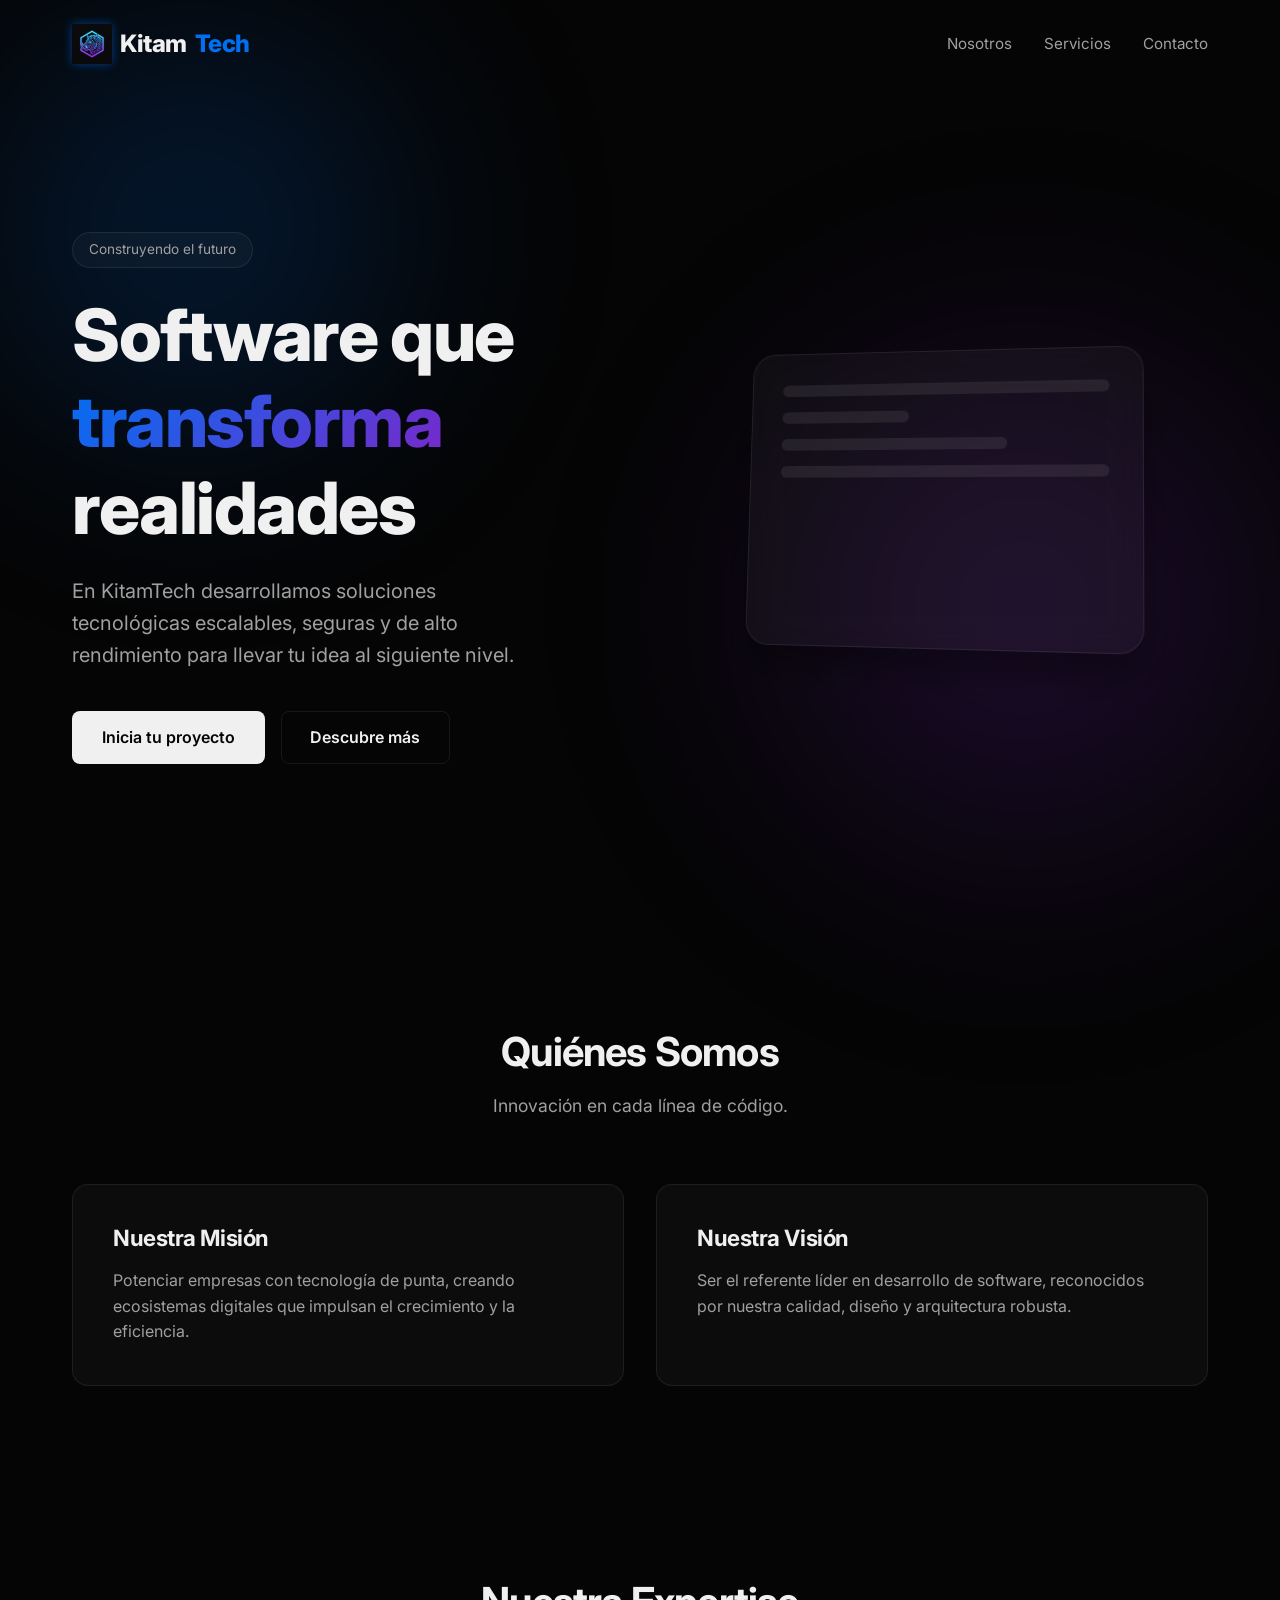
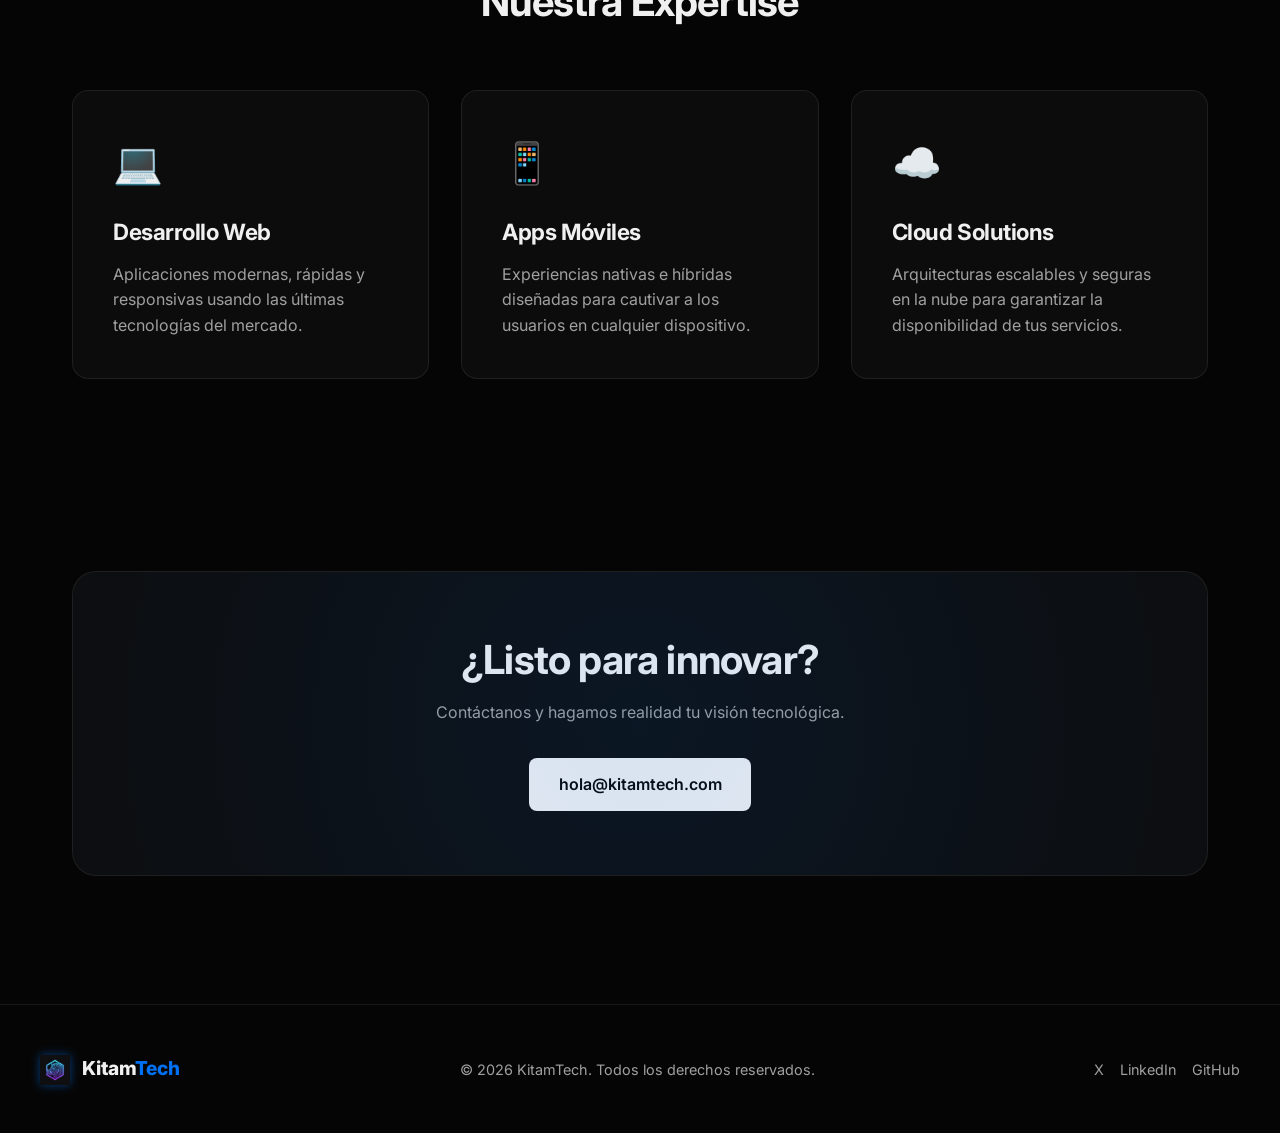
<file: index.html>
<!DOCTYPE html>
<html lang="es">
<head>
    <meta charset="UTF-8">
    <meta name="viewport" content="width=device-width, initial-scale=1.0">
    <meta name="description" content="KitamTech - Soluciones de Software de Próxima Generación. Desarrollamos software que transforma realidades.">
    <title>KitamTech | Innovación en Software</title>
    <link rel="preconnect" href="https://fonts.googleapis.com">
    <link rel="preconnect" href="https://fonts.gstatic.com" crossorigin>
    <link href="https://fonts.googleapis.com/css2?family=Inter:wght@300;400;600;800&display=swap" rel="stylesheet">
    <link rel="stylesheet" href="style.css">
    <link rel="icon" type="image/png" href="assets/logo.png">
</head>
<body>
    <!-- Fondos dinámicos -->
    <div class="blob blob-1"></div>
    <div class="blob blob-2"></div>
    
    <!-- Navegación -->
    <nav class="navbar">
        <div class="nav-container">
            <a href="#" class="logo">
                <img src="assets/logo.png" alt="KitamTech Logo" class="brand-logo">
                Kitam<span class="highlight">Tech</span>
            </a>
            <ul class="nav-links">
                <li><a href="#about">Nosotros</a></li>
                <li><a href="#services">Servicios</a></li>
                <li><a href="#contact">Contacto</a></li>
            </ul>
        </div>
    </nav>

    <main>
        <!-- Sección Principal Hero -->
        <header class="hero">
            <div class="hero-content">
                <span class="badge">Construyendo el futuro</span>
                <h1>Software que <span class="text-gradient">transforma</span> realidades</h1>
                <p>En KitamTech desarrollamos soluciones tecnológicas escalables, seguras y de alto rendimiento para llevar tu idea al siguiente nivel.</p>
                <div class="cta-group">
                    <a href="#contact" class="btn btn-primary">Inicia tu proyecto</a>
                    <a href="#services" class="btn btn-secondary">Descubre más</a>
                </div>
            </div>
            <div class="hero-visual">
                <div class="glass-card">
                    <div class="code-line"></div>
                    <div class="code-line short"></div>
                    <div class="code-line medium"></div>
                    <div class="code-line"></div>
                </div>
            </div>
        </header>

        <!-- Sección Nosotros -->
        <section id="about" class="section">
            <div class="section-header">
                <h2>Quiénes Somos</h2>
                <p>Innovación en cada línea de código.</p>
            </div>
            <div class="about-grid">
                <div class="about-card">
                    <h3>Nuestra Misión</h3>
                    <p>Potenciar empresas con tecnología de punta, creando ecosistemas digitales que impulsan el crecimiento y la eficiencia.</p>
                </div>
                <div class="about-card">
                    <h3>Nuestra Visión</h3>
                    <p>Ser el referente líder en desarrollo de software, reconocidos por nuestra calidad, diseño y arquitectura robusta.</p>
                </div>
            </div>
        </section>

        <!-- Sección Servicios -->
        <section id="services" class="section">
             <div class="section-header">
                <h2>Nuestra Expertise</h2>
            </div>
            <div class="services-grid">
                <div class="service-card">
                    <div class="icon">💻</div>
                    <h3>Desarrollo Web</h3>
                    <p>Aplicaciones modernas, rápidas y responsivas usando las últimas tecnologías del mercado.</p>
                </div>
                <div class="service-card">
                    <div class="icon">📱</div>
                    <h3>Apps Móviles</h3>
                    <p>Experiencias nativas e híbridas diseñadas para cautivar a los usuarios en cualquier dispositivo.</p>
                </div>
                <div class="service-card">
                    <div class="icon">☁️</div>
                    <h3>Cloud Solutions</h3>
                    <p>Arquitecturas escalables y seguras en la nube para garantizar la disponibilidad de tus servicios.</p>
                </div>
            </div>
        </section>

        <!-- Sección Contacto -->
        <section id="contact" class="section contact-section">
            <div class="contact-box glass-panel">
                <h2>¿Listo para innovar?</h2>
                <p>Contáctanos y hagamos realidad tu visión tecnológica.</p>
                <a href="mailto:hola@kitamtech.com" class="btn btn-primary">hola@kitamtech.com</a>
            </div>
        </section>
    </main>

    <!-- Pie de página -->
    <footer>
        <div class="footer-content">
            <div class="footer-logo">
                <img src="assets/logo.png" alt="KitamTech Logo" class="brand-logo" style="width: 30px; margin-right: 0.5rem; vertical-align: middle;">
                Kitam<span>Tech</span>
            </div>
            <p>&copy; 2026 KitamTech. Todos los derechos reservados.</p>
            <div class="social-links">
                <a href="#">X</a>
                <a href="#">LinkedIn</a>
                <a href="#">GitHub</a>
            </div>
        </div>
    </footer>

    <script src="script.js"></script>
</body>
</html>
</file>
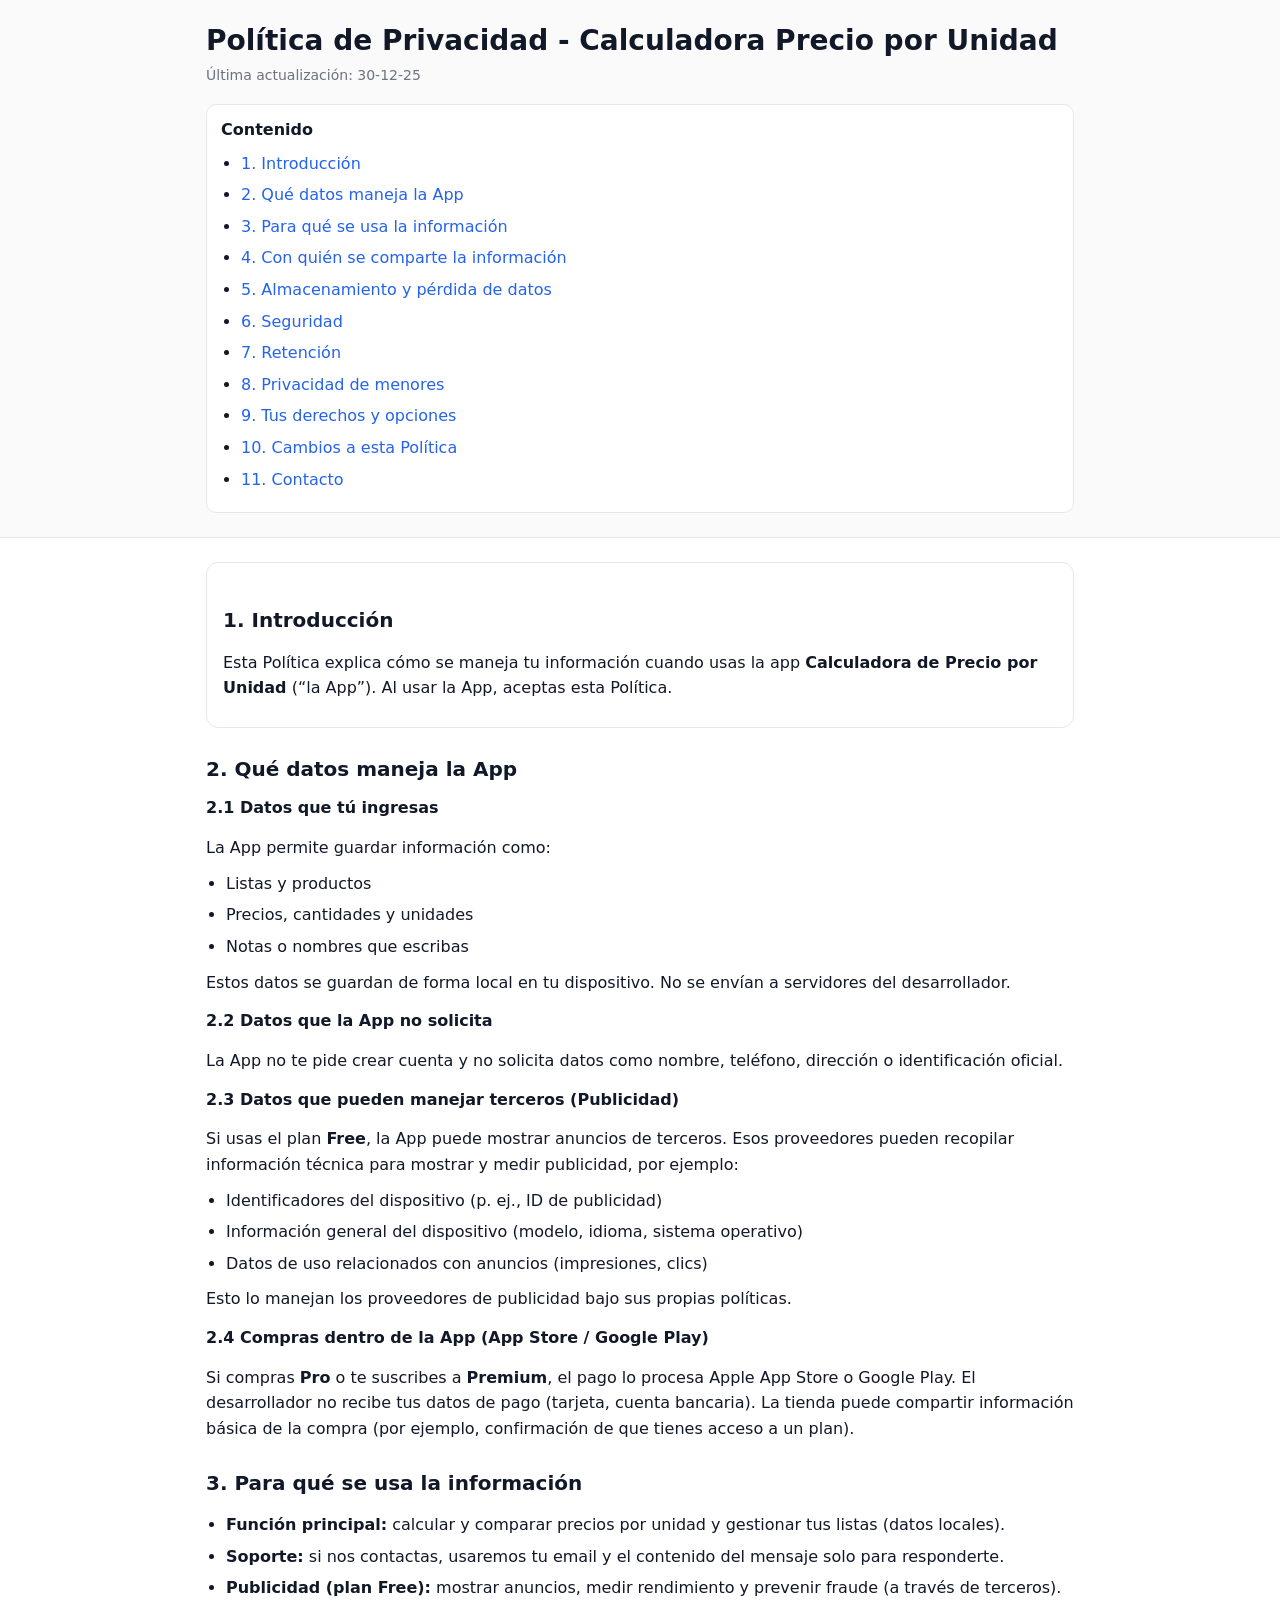
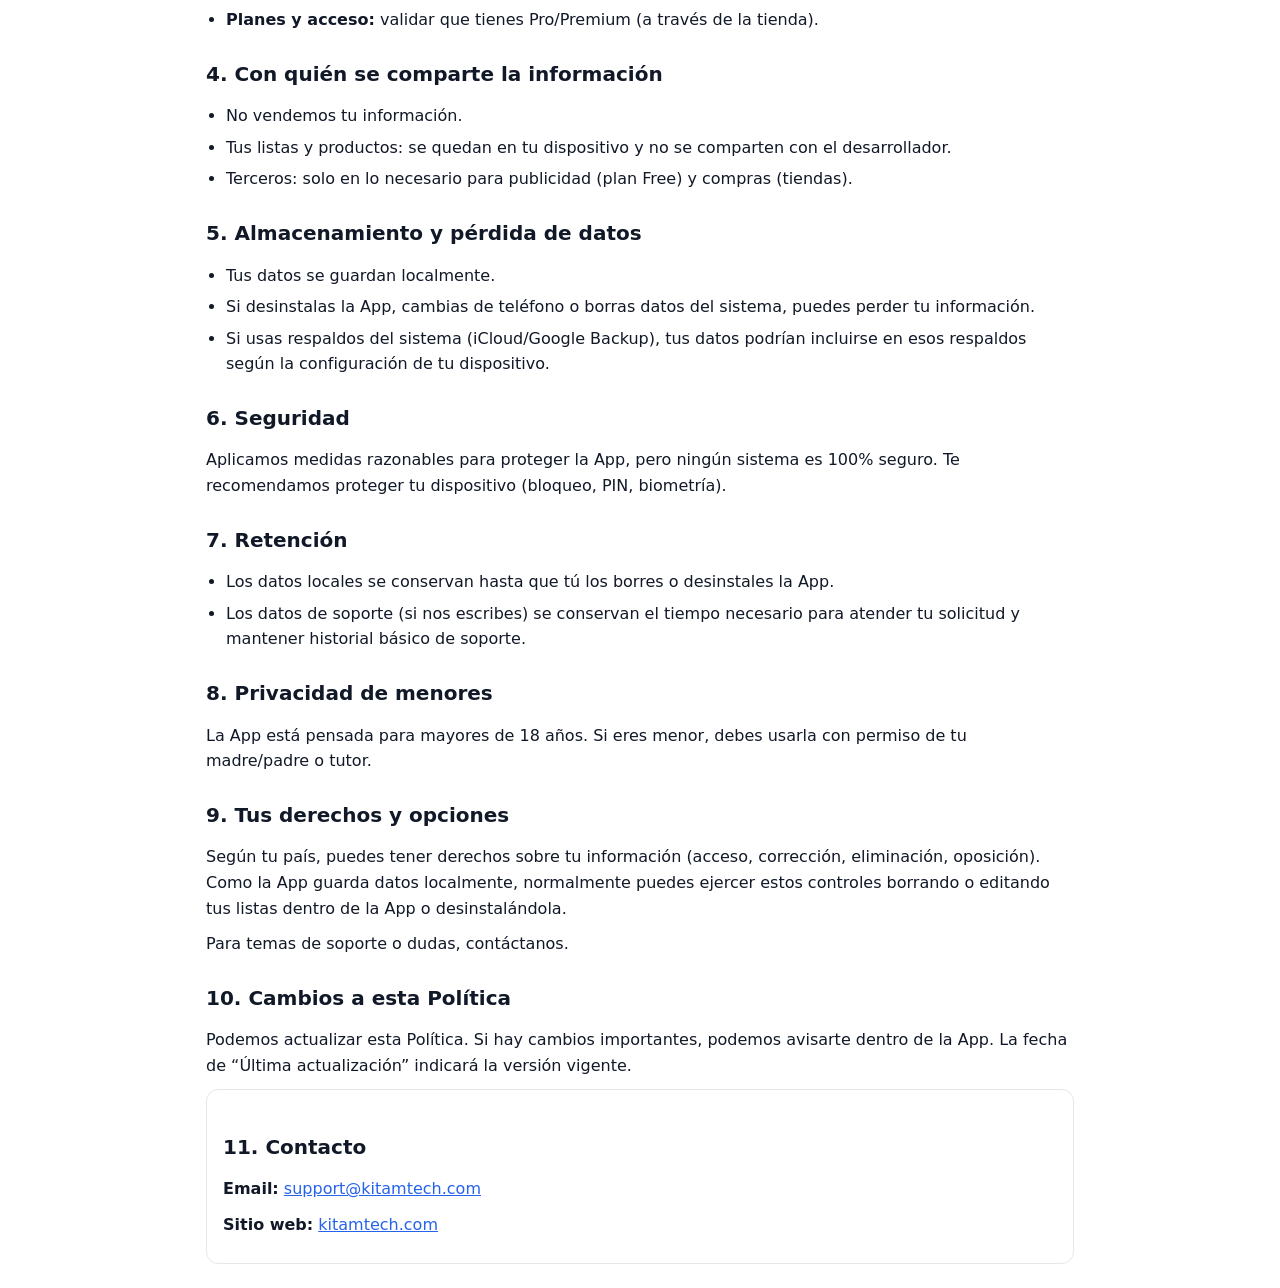
<file: privacy.html>
<!doctype html>
<html lang="es">
  <head>
    <meta charset="utf-8" />
    <meta name="viewport" content="width=device-width, initial-scale=1" />
    <title>Política de Privacidad - Calculadora Precio por Unidad</title>
    <meta
      name="description"
      content="Política de Privacidad de la app Calculadora de Precio por Unidad."
    />
    <style>
      :root {
        --bg: #ffffff;
        --text: #111827;
        --muted: #6b7280;
        --border: #e5e7eb;
        --link: #2563eb;
      }
      * { box-sizing: border-box; }
      body {
        margin: 0;
        font-family: system-ui, -apple-system, Segoe UI, Roboto, Helvetica, Arial, "Apple Color Emoji",
          "Segoe UI Emoji";
        background: var(--bg);
        color: var(--text);
        line-height: 1.6;
      }
      header {
        border-bottom: 1px solid var(--border);
        background: #fafafa;
      }
      .container {
        max-width: 900px;
        margin: 0 auto;
        padding: 24px 16px;
      }
      h1 {
        margin: 0 0 6px 0;
        font-size: 28px;
        line-height: 1.2;
      }
      .updated {
        margin: 0;
        color: var(--muted);
        font-size: 14px;
      }
      nav {
        margin: 18px 0 0 0;
        padding: 12px 14px;
        border: 1px solid var(--border);
        border-radius: 10px;
        background: #fff;
      }
      nav strong { display: block; margin-bottom: 8px; }
      nav a {
        color: var(--link);
        text-decoration: none;
      }
      nav a:hover { text-decoration: underline; }
      main {
        padding: 12px 0 40px 0;
      }
      h2 {
        margin-top: 28px;
        font-size: 20px;
        line-height: 1.3;
      }
      h3 {
        margin-top: 16px;
        font-size: 16px;
        line-height: 1.3;
      }
      p { margin: 10px 0; }
      ul {
        margin: 8px 0 8px 20px;
        padding: 0;
      }
      li { margin: 6px 0; }
      a {
        color: var(--link);
      }
      .card {
        border: 1px solid var(--border);
        border-radius: 12px;
        padding: 16px;
        background: #fff;
      }
      footer {
        border-top: 1px solid var(--border);
        color: var(--muted);
        font-size: 14px;
        padding: 18px 0 28px 0;
      }
      code {
        background: #f3f4f6;
        padding: 2px 6px;
        border-radius: 6px;
        font-size: 0.95em;
      }
    </style>
  </head>

  <body>
    <header>
      <div class="container">
        <h1>Política de Privacidad - Calculadora Precio por Unidad</h1>
        <p class="updated">Última actualización: 30-12-25</p>

        <nav aria-label="Tabla de contenidos">
          <strong>Contenido</strong>
          <ul>
            <li><a href="#introduccion">1. Introducción</a></li>
            <li><a href="#datos">2. Qué datos maneja la App</a></li>
            <li><a href="#uso">3. Para qué se usa la información</a></li>
            <li><a href="#comparticion">4. Con quién se comparte la información</a></li>
            <li><a href="#almacenamiento">5. Almacenamiento y pérdida de datos</a></li>
            <li><a href="#seguridad">6. Seguridad</a></li>
            <li><a href="#retencion">7. Retención</a></li>
            <li><a href="#menores">8. Privacidad de menores</a></li>
            <li><a href="#derechos">9. Tus derechos y opciones</a></li>
            <li><a href="#cambios">10. Cambios a esta Política</a></li>
            <li><a href="#contacto">11. Contacto</a></li>
          </ul>
        </nav>
      </div>
    </header>

    <main class="container">
      <section id="introduccion" class="card">
        <h2>1. Introducción</h2>
        <p>
          Esta Política explica cómo se maneja tu información cuando usas la app
          <strong>Calculadora de Precio por Unidad</strong> (“la App”). Al usar la App, aceptas esta Política.
        </p>
      </section>

      <section id="datos">
        <h2>2. Qué datos maneja la App</h2>

        <h3>2.1 Datos que tú ingresas</h3>
        <p>La App permite guardar información como:</p>
        <ul>
          <li>Listas y productos</li>
          <li>Precios, cantidades y unidades</li>
          <li>Notas o nombres que escribas</li>
        </ul>
        <p>
          Estos datos se guardan de forma local en tu dispositivo. No se envían a servidores del desarrollador.
        </p>

        <h3>2.2 Datos que la App no solicita</h3>
        <p>
          La App no te pide crear cuenta y no solicita datos como nombre, teléfono, dirección o identificación oficial.
        </p>

        <h3>2.3 Datos que pueden manejar terceros (Publicidad)</h3>
        <p>
          Si usas el plan <strong>Free</strong>, la App puede mostrar anuncios de terceros. Esos proveedores pueden
          recopilar información técnica para mostrar y medir publicidad, por ejemplo:
        </p>
        <ul>
          <li>Identificadores del dispositivo (p. ej., ID de publicidad)</li>
          <li>Información general del dispositivo (modelo, idioma, sistema operativo)</li>
          <li>Datos de uso relacionados con anuncios (impresiones, clics)</li>
        </ul>
        <p>Esto lo manejan los proveedores de publicidad bajo sus propias políticas.</p>

        <h3>2.4 Compras dentro de la App (App Store / Google Play)</h3>
        <p>
          Si compras <strong>Pro</strong> o te suscribes a <strong>Premium</strong>, el pago lo procesa Apple App Store o Google Play.
          El desarrollador no recibe tus datos de pago (tarjeta, cuenta bancaria). La tienda puede compartir información
          básica de la compra (por ejemplo, confirmación de que tienes acceso a un plan).
        </p>
      </section>

      <section id="uso">
        <h2>3. Para qué se usa la información</h2>
        <ul>
          <li><strong>Función principal:</strong> calcular y comparar precios por unidad y gestionar tus listas (datos locales).</li>
          <li><strong>Soporte:</strong> si nos contactas, usaremos tu email y el contenido del mensaje solo para responderte.</li>
          <li><strong>Publicidad (plan Free):</strong> mostrar anuncios, medir rendimiento y prevenir fraude (a través de terceros).</li>
          <li><strong>Planes y acceso:</strong> validar que tienes Pro/Premium (a través de la tienda).</li>
        </ul>
      </section>

      <section id="comparticion">
        <h2>4. Con quién se comparte la información</h2>
        <ul>
          <li>No vendemos tu información.</li>
          <li>Tus listas y productos: se quedan en tu dispositivo y no se comparten con el desarrollador.</li>
          <li>Terceros: solo en lo necesario para publicidad (plan Free) y compras (tiendas).</li>
        </ul>
      </section>

      <section id="almacenamiento">
        <h2>5. Almacenamiento y pérdida de datos</h2>
        <ul>
          <li>Tus datos se guardan localmente.</li>
          <li>Si desinstalas la App, cambias de teléfono o borras datos del sistema, puedes perder tu información.</li>
          <li>
            Si usas respaldos del sistema (iCloud/Google Backup), tus datos podrían incluirse en esos respaldos según la
            configuración de tu dispositivo.
          </li>
        </ul>
      </section>

      <section id="seguridad">
        <h2>6. Seguridad</h2>
        <p>
          Aplicamos medidas razonables para proteger la App, pero ningún sistema es 100% seguro. Te recomendamos proteger
          tu dispositivo (bloqueo, PIN, biometría).
        </p>
      </section>

      <section id="retencion">
        <h2>7. Retención</h2>
        <ul>
          <li>Los datos locales se conservan hasta que tú los borres o desinstales la App.</li>
          <li>
            Los datos de soporte (si nos escribes) se conservan el tiempo necesario para atender tu solicitud y mantener
            historial básico de soporte.
          </li>
        </ul>
      </section>

      <section id="menores">
        <h2>8. Privacidad de menores</h2>
        <p>
          La App está pensada para mayores de 18 años. Si eres menor, debes usarla con permiso de tu madre/padre o tutor.
        </p>
      </section>

      <section id="derechos">
        <h2>9. Tus derechos y opciones</h2>
        <p>
          Según tu país, puedes tener derechos sobre tu información (acceso, corrección, eliminación, oposición). Como la
          App guarda datos localmente, normalmente puedes ejercer estos controles borrando o editando tus listas dentro de
          la App o desinstalándola.
        </p>
        <p>Para temas de soporte o dudas, contáctanos.</p>
      </section>

      <section id="cambios">
        <h2>10. Cambios a esta Política</h2>
        <p>
          Podemos actualizar esta Política. Si hay cambios importantes, podemos avisarte dentro de la App. La fecha de
          “Última actualización” indicará la versión vigente.
        </p>
      </section>

      <section id="contacto" class="card">
        <h2>11. Contacto</h2>
        <p><strong>Email:</strong> <a href="mailto:support@kitamtech.com">support@kitamtech.com</a></p>
        <p><strong>Sitio web:</strong> <a href="https://kitamtech.com" rel="noopener noreferrer">kitamtech.com</a></p>
      </section>

    </main>
  </body>
</html>
</file>
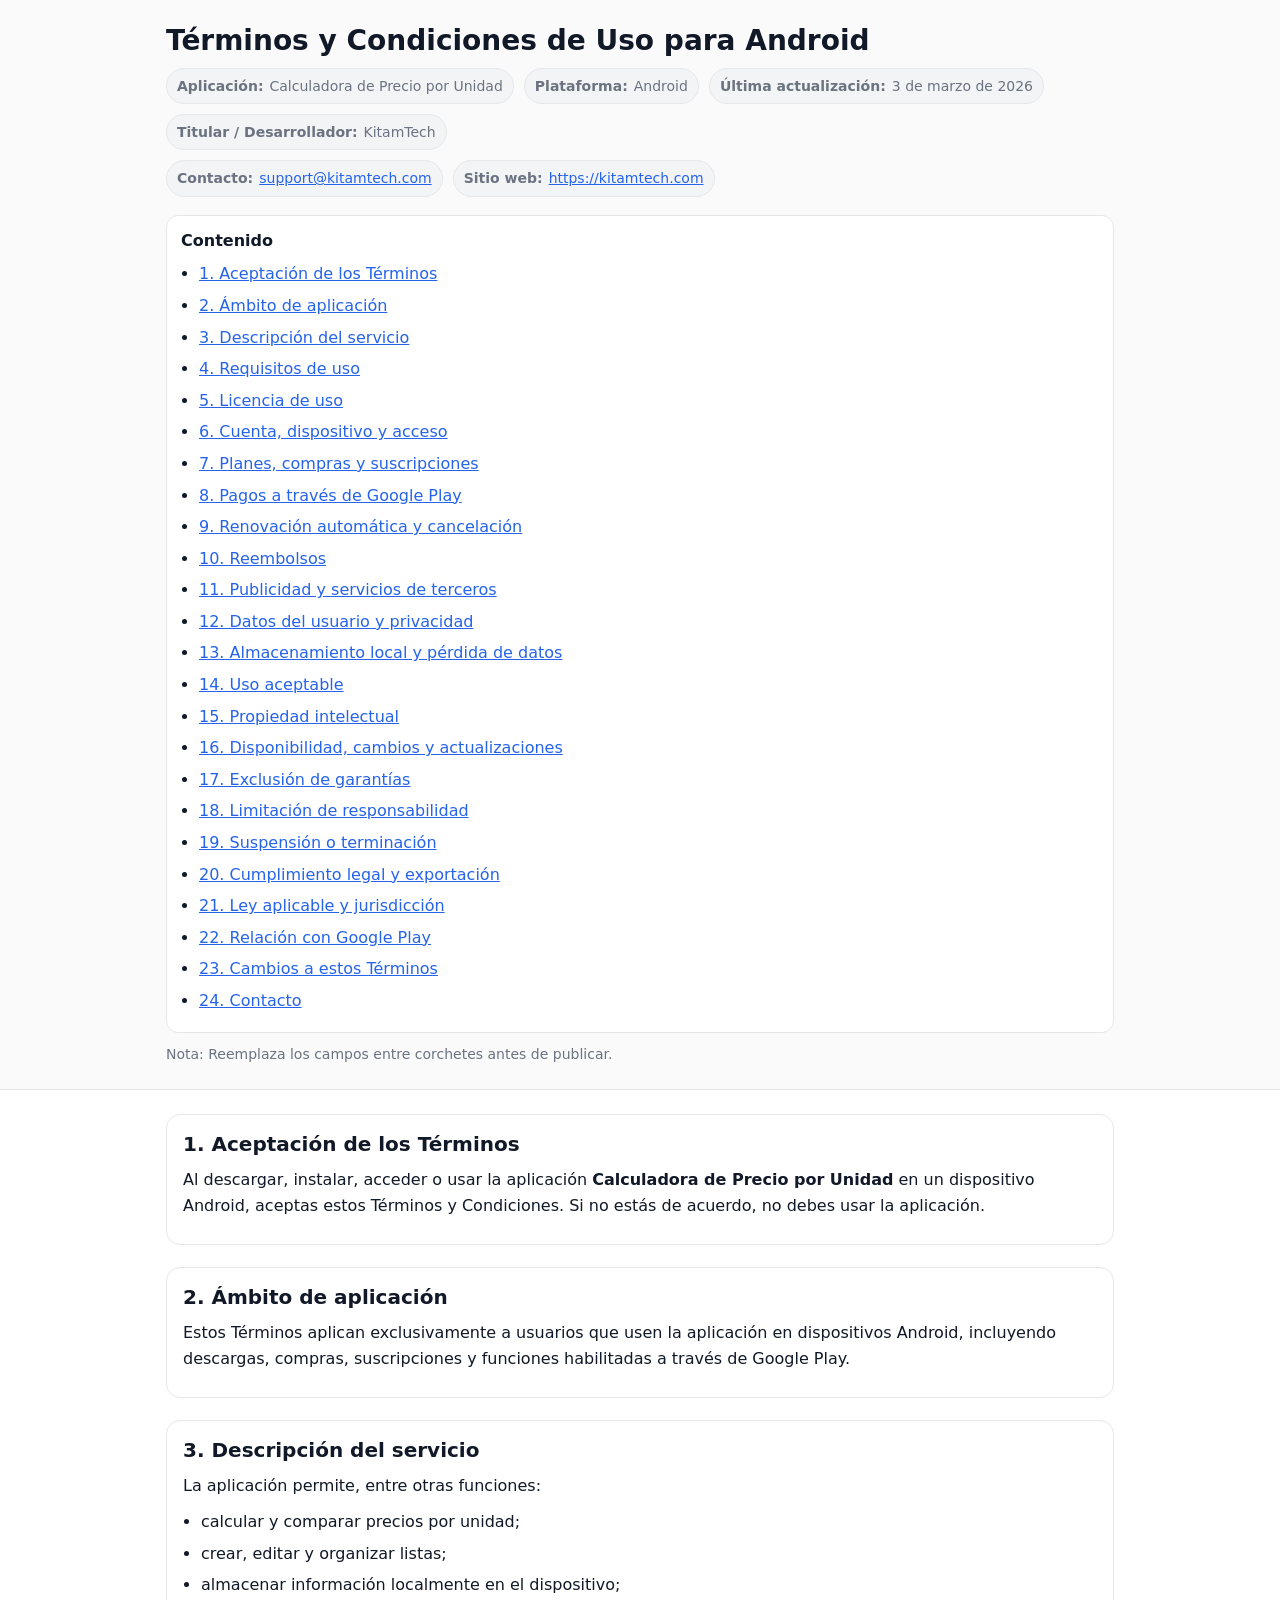
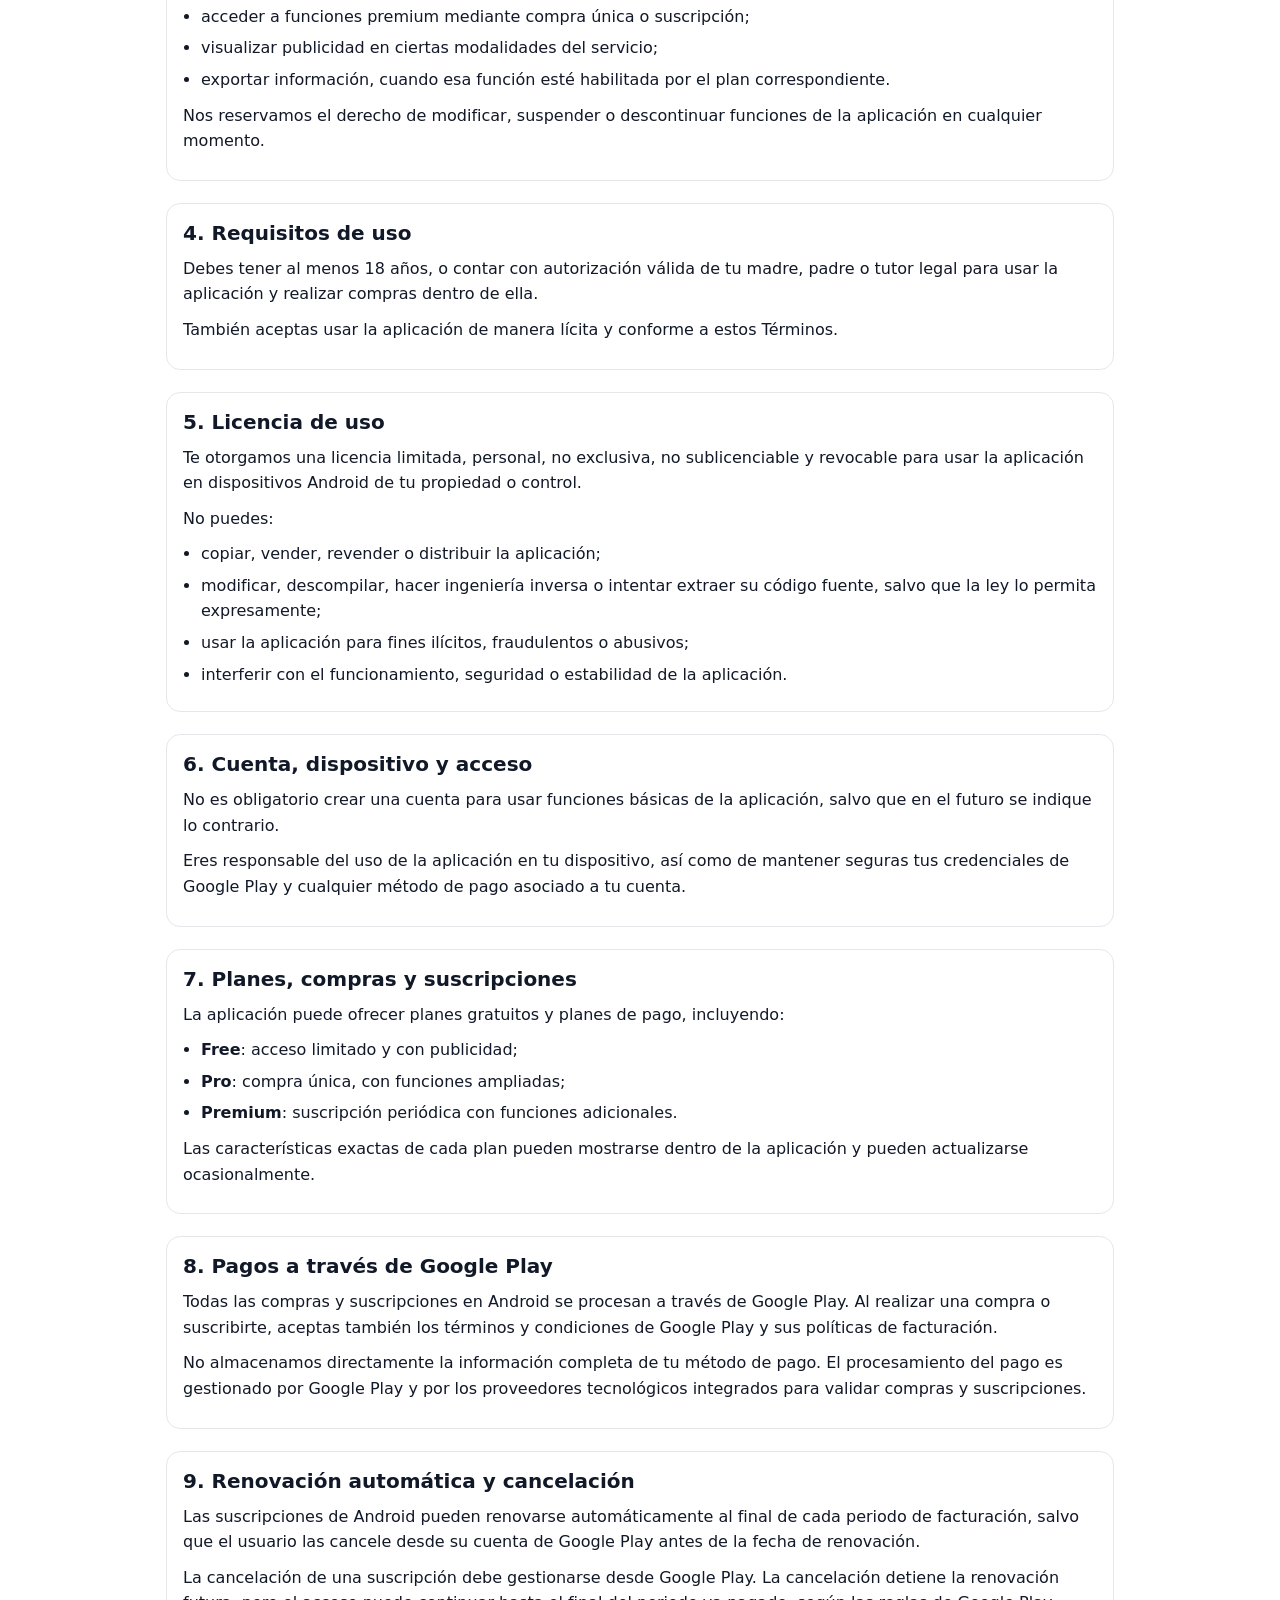
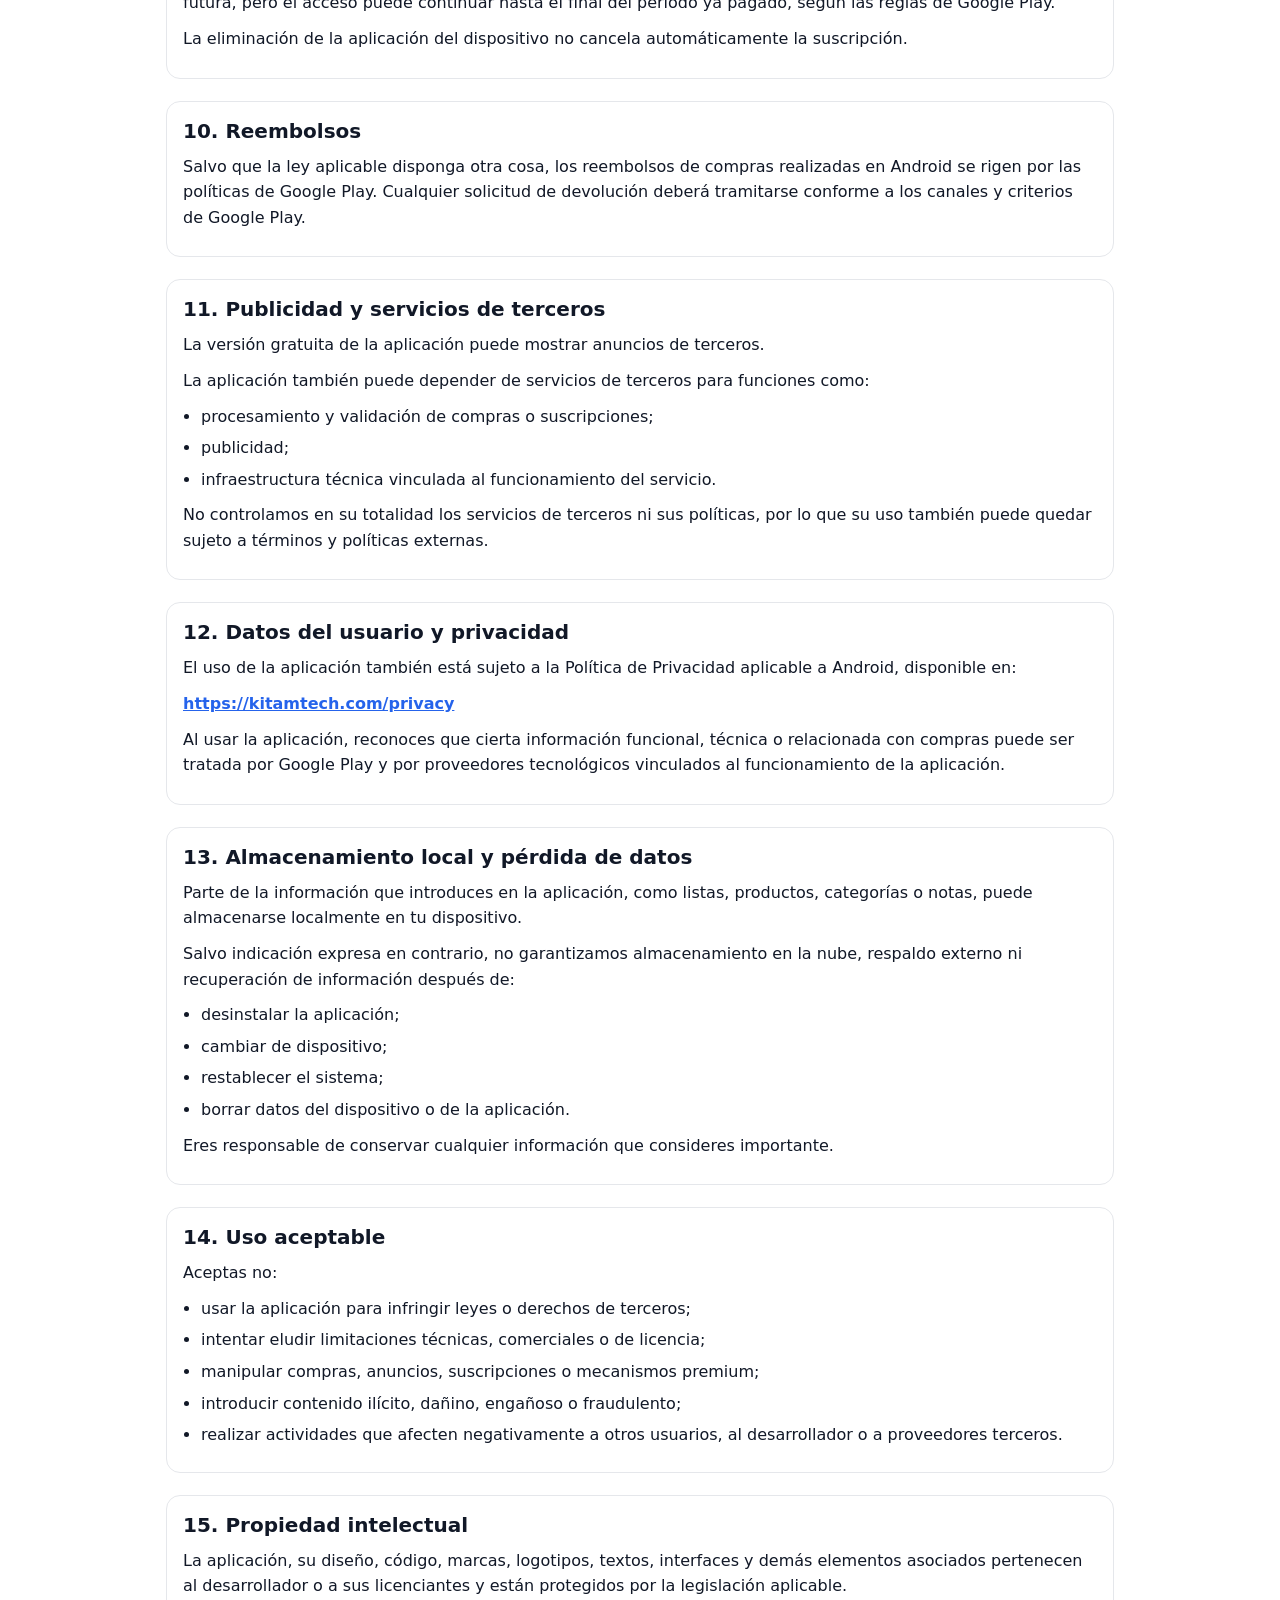
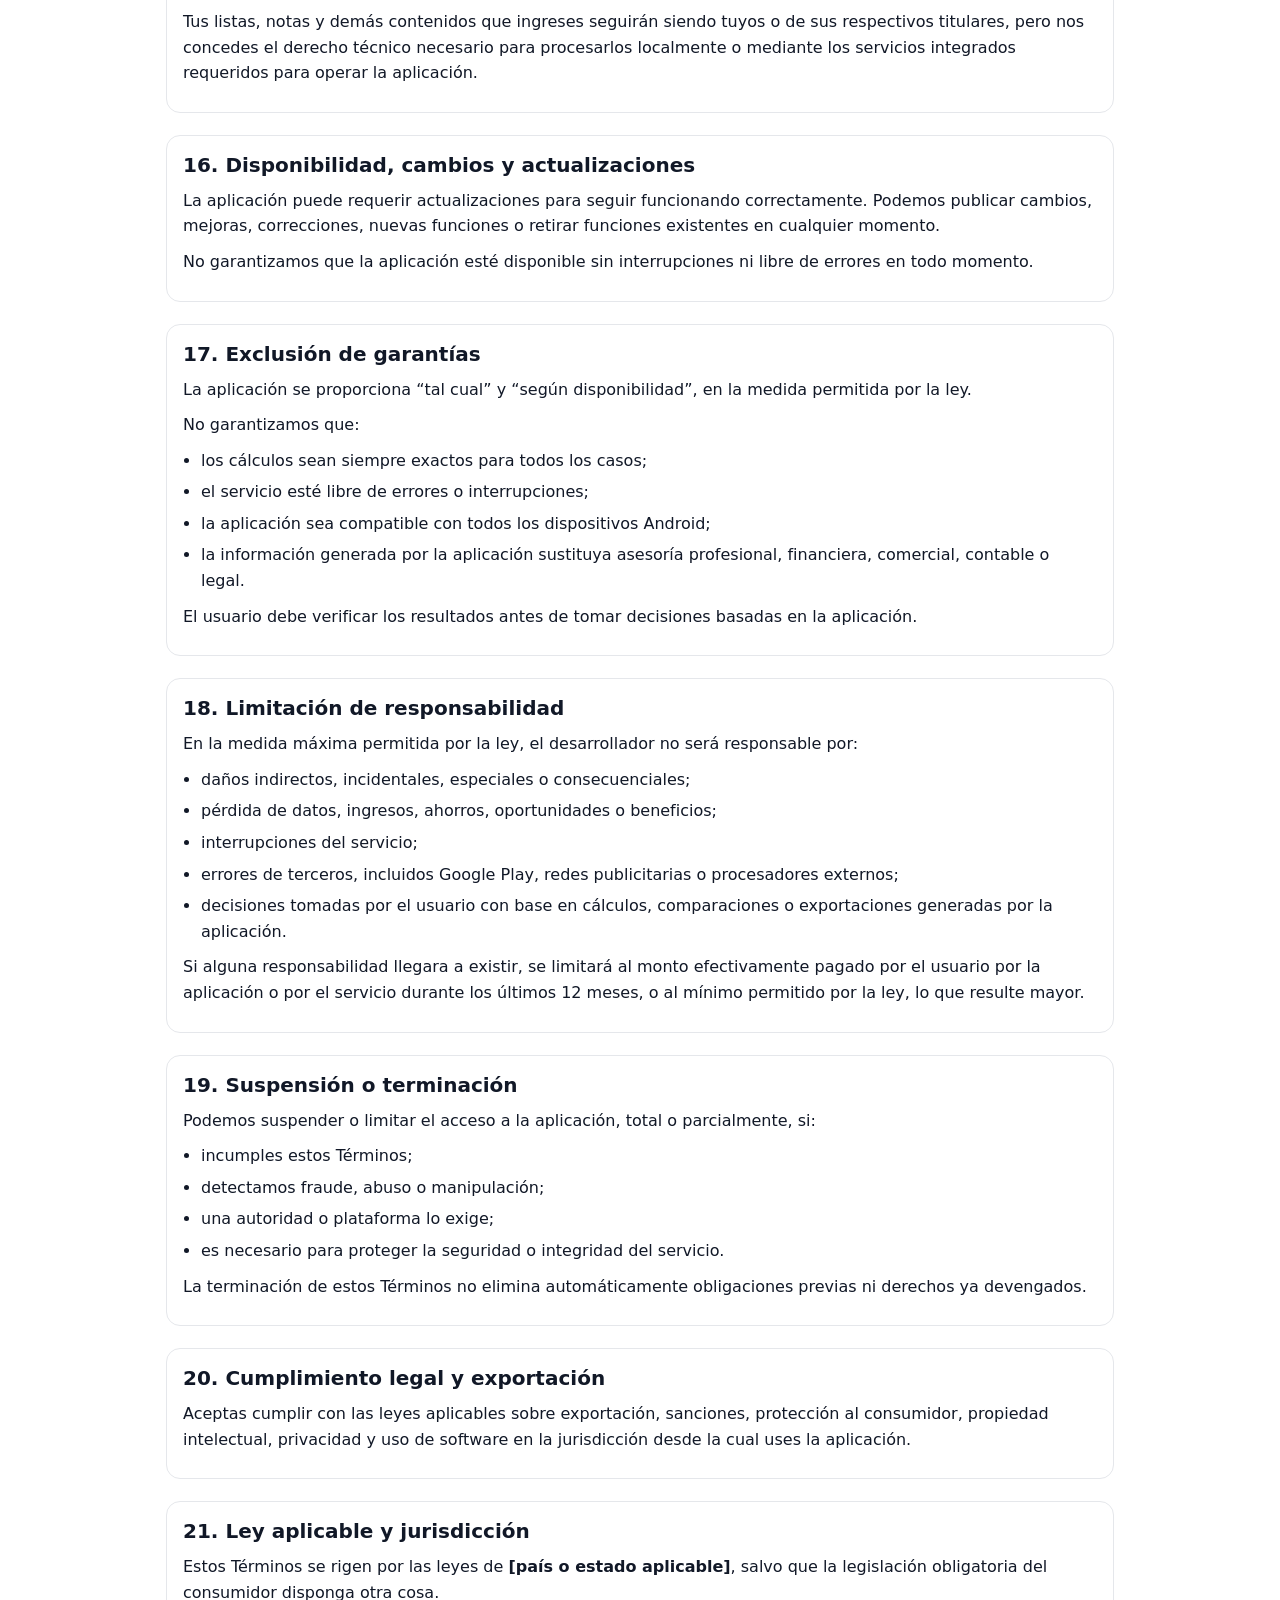
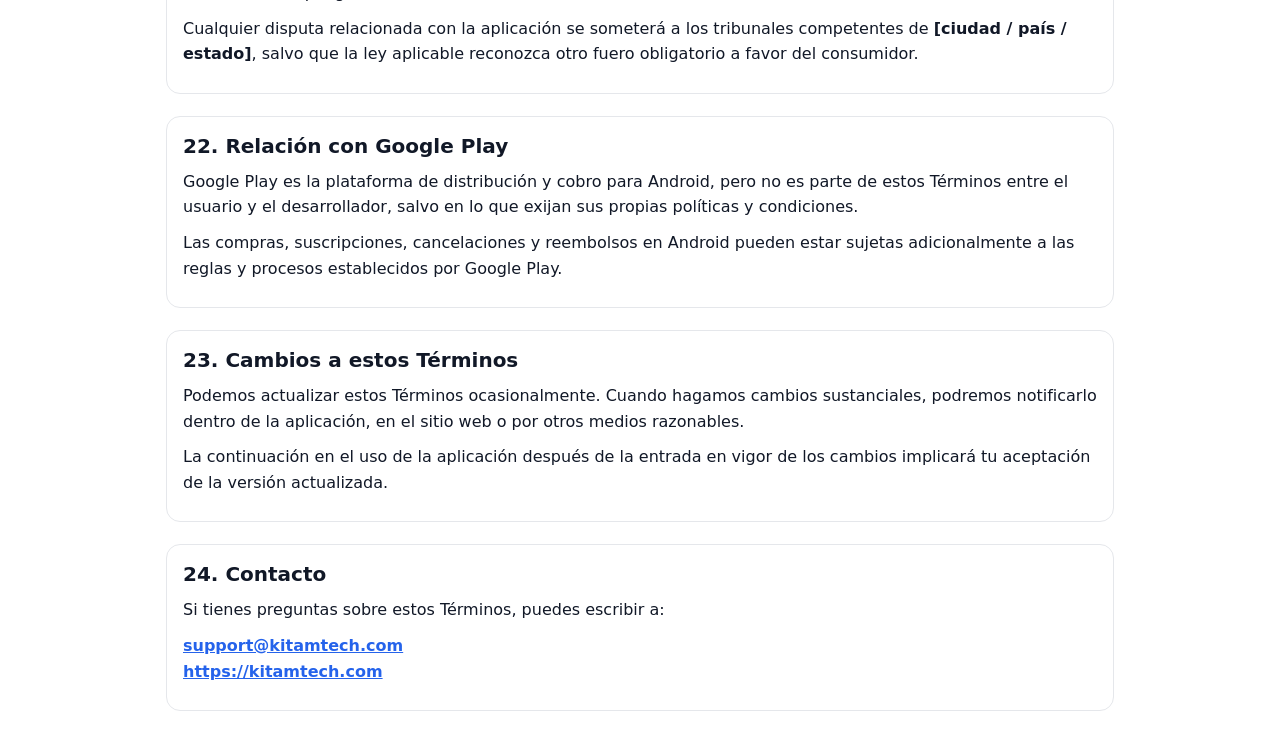
<file: terms.html>
<!doctype html>
<html lang="es">
  <head>
    <meta charset="utf-8" />
    <meta name="viewport" content="width=device-width, initial-scale=1" />
    <title>Términos y Condiciones - Calculadora de Precio por Unidad (Android)</title>
    <meta
      name="description"
      content="Términos y Condiciones de Uso para Android de la app Calculadora de Precio por Unidad."
    />
    <style>
      :root{
        --bg:#ffffff;
        --text:#111827;
        --muted:#6b7280;
        --border:#e5e7eb;
        --link:#2563eb;
        --chip:#f3f4f6;
      }
      *{box-sizing:border-box;}
      body{
        margin:0;
        font-family:system-ui,-apple-system,Segoe UI,Roboto,Helvetica,Arial,"Apple Color Emoji","Segoe UI Emoji";
        background:var(--bg);
        color:var(--text);
        line-height:1.6;
      }
      header{
        border-bottom:1px solid var(--border);
        background:#fafafa;
      }
      .container{
        max-width:980px;
        margin:0 auto;
        padding:24px 16px;
      }
      h1{
        margin:0 0 10px 0;
        font-size:28px;
        line-height:1.2;
      }
      .meta{
        display:flex;
        flex-wrap:wrap;
        gap:10px;
        margin:0;
        color:var(--muted);
        font-size:14px;
      }
      .chip{
        display:inline-flex;
        align-items:center;
        gap:6px;
        padding:6px 10px;
        border:1px solid var(--border);
        background:var(--chip);
        border-radius:999px;
      }
      a{ color:var(--link); }
      a:hover{ text-decoration:underline; }
      nav{
        margin-top:18px;
        padding:12px 14px;
        border:1px solid var(--border);
        border-radius:12px;
        background:#fff;
      }
      nav strong{ display:block; margin-bottom:8px; }
      nav ul{
        margin:0;
        padding-left:18px;
      }
      nav li{ margin:6px 0; }
      main{
        padding:18px 0 48px 0;
      }
      section{
        margin-top:22px;
        padding:16px;
        border:1px solid var(--border);
        border-radius:14px;
        background:#fff;
      }
      section:first-of-type{ margin-top:0; }
      h2{
        margin:0 0 8px 0;
        font-size:20px;
        line-height:1.3;
      }
      p{ margin:10px 0; }
      ul{ margin:8px 0 8px 18px; padding:0; }
      li{ margin:6px 0; }
      code{
        background:#f3f4f6;
        padding:2px 6px;
        border-radius:6px;
        font-size:0.95em;
      }
      footer{
        border-top:1px solid var(--border);
        color:var(--muted);
        font-size:14px;
        padding:18px 0 28px 0;
      }
      .note{
        margin:10px 0 0 0;
        color:var(--muted);
        font-size:14px;
      }
    </style>
  </head>

  <body>
    <header>
      <div class="container">
        <h1>Términos y Condiciones de Uso para Android</h1>

        <p class="meta">
          <span class="chip"><strong>Aplicación:</strong> Calculadora de Precio por Unidad</span>
          <span class="chip"><strong>Plataforma:</strong> Android</span>
          <span class="chip"><strong>Última actualización:</strong> 3 de marzo de 2026</span>
          <span class="chip"><strong>Titular / Desarrollador:</strong>KitamTech</span>
        </p>

        <p class="meta" style="margin-top:10px;">
          <span class="chip"><strong>Contacto:</strong> <a href="mailto:support@kitamtech.com">support@kitamtech.com</a></span>
          <span class="chip"><strong>Sitio web:</strong> <a href="https://kitamtech.com" rel="noopener noreferrer">https://kitamtech.com</a></span>
        </p>

        <nav aria-label="Tabla de contenidos">
          <strong>Contenido</strong>
          <ul>
            <li><a href="#aceptacion">1. Aceptación de los Términos</a></li>
            <li><a href="#ambito">2. Ámbito de aplicación</a></li>
            <li><a href="#servicio">3. Descripción del servicio</a></li>
            <li><a href="#requisitos">4. Requisitos de uso</a></li>
            <li><a href="#licencia">5. Licencia de uso</a></li>
            <li><a href="#cuenta">6. Cuenta, dispositivo y acceso</a></li>
            <li><a href="#planes">7. Planes, compras y suscripciones</a></li>
            <li><a href="#pagos">8. Pagos a través de Google Play</a></li>
            <li><a href="#renovacion">9. Renovación automática y cancelación</a></li>
            <li><a href="#reembolsos">10. Reembolsos</a></li>
            <li><a href="#terceros">11. Publicidad y servicios de terceros</a></li>
            <li><a href="#privacidad">12. Datos del usuario y privacidad</a></li>
            <li><a href="#local">13. Almacenamiento local y pérdida de datos</a></li>
            <li><a href="#uso-aceptable">14. Uso aceptable</a></li>
            <li><a href="#propiedad">15. Propiedad intelectual</a></li>
            <li><a href="#disponibilidad">16. Disponibilidad, cambios y actualizaciones</a></li>
            <li><a href="#garantias">17. Exclusión de garantías</a></li>
            <li><a href="#responsabilidad">18. Limitación de responsabilidad</a></li>
            <li><a href="#terminacion">19. Suspensión o terminación</a></li>
            <li><a href="#legal">20. Cumplimiento legal y exportación</a></li>
            <li><a href="#ley">21. Ley aplicable y jurisdicción</a></li>
            <li><a href="#googleplay">22. Relación con Google Play</a></li>
            <li><a href="#cambios">23. Cambios a estos Términos</a></li>
            <li><a href="#contacto">24. Contacto</a></li>
          </ul>
        </nav>
        <p class="note">Nota: Reemplaza los campos entre corchetes antes de publicar.</p>
      </div>
    </header>

    <main class="container">
      <section id="aceptacion">
        <h2>1. Aceptación de los Términos</h2>
        <p>
          Al descargar, instalar, acceder o usar la aplicación <strong>Calculadora de Precio por Unidad</strong> en un
          dispositivo Android, aceptas estos Términos y Condiciones. Si no estás de acuerdo, no debes usar la aplicación.
        </p>
      </section>

      <section id="ambito">
        <h2>2. Ámbito de aplicación</h2>
        <p>
          Estos Términos aplican exclusivamente a usuarios que usen la aplicación en dispositivos Android, incluyendo
          descargas, compras, suscripciones y funciones habilitadas a través de Google Play.
        </p>
      </section>

      <section id="servicio">
        <h2>3. Descripción del servicio</h2>
        <p>La aplicación permite, entre otras funciones:</p>
        <ul>
          <li>calcular y comparar precios por unidad;</li>
          <li>crear, editar y organizar listas;</li>
          <li>almacenar información localmente en el dispositivo;</li>
          <li>acceder a funciones premium mediante compra única o suscripción;</li>
          <li>visualizar publicidad en ciertas modalidades del servicio;</li>
          <li>exportar información, cuando esa función esté habilitada por el plan correspondiente.</li>
        </ul>
        <p>
          Nos reservamos el derecho de modificar, suspender o descontinuar funciones de la aplicación en cualquier momento.
        </p>
      </section>

      <section id="requisitos">
        <h2>4. Requisitos de uso</h2>
        <p>
          Debes tener al menos 18 años, o contar con autorización válida de tu madre, padre o tutor legal para usar la
          aplicación y realizar compras dentro de ella.
        </p>
        <p>También aceptas usar la aplicación de manera lícita y conforme a estos Términos.</p>
      </section>

      <section id="licencia">
        <h2>5. Licencia de uso</h2>
        <p>
          Te otorgamos una licencia limitada, personal, no exclusiva, no sublicenciable y revocable para usar la aplicación
          en dispositivos Android de tu propiedad o control.
        </p>
        <p>No puedes:</p>
        <ul>
          <li>copiar, vender, revender o distribuir la aplicación;</li>
          <li>
            modificar, descompilar, hacer ingeniería inversa o intentar extraer su código fuente, salvo que la ley lo
            permita expresamente;
          </li>
          <li>usar la aplicación para fines ilícitos, fraudulentos o abusivos;</li>
          <li>interferir con el funcionamiento, seguridad o estabilidad de la aplicación.</li>
        </ul>
      </section>

      <section id="cuenta">
        <h2>6. Cuenta, dispositivo y acceso</h2>
        <p>
          No es obligatorio crear una cuenta para usar funciones básicas de la aplicación, salvo que en el futuro se indique
          lo contrario.
        </p>
        <p>
          Eres responsable del uso de la aplicación en tu dispositivo, así como de mantener seguras tus credenciales de
          Google Play y cualquier método de pago asociado a tu cuenta.
        </p>
      </section>

      <section id="planes">
        <h2>7. Planes, compras y suscripciones</h2>
        <p>La aplicación puede ofrecer planes gratuitos y planes de pago, incluyendo:</p>
        <ul>
          <li><strong>Free</strong>: acceso limitado y con publicidad;</li>
          <li><strong>Pro</strong>: compra única, con funciones ampliadas;</li>
          <li><strong>Premium</strong>: suscripción periódica con funciones adicionales.</li>
        </ul>
        <p>
          Las características exactas de cada plan pueden mostrarse dentro de la aplicación y pueden actualizarse
          ocasionalmente.
        </p>
      </section>

      <section id="pagos">
        <h2>8. Pagos a través de Google Play</h2>
        <p>
          Todas las compras y suscripciones en Android se procesan a través de Google Play. Al realizar una compra o
          suscribirte, aceptas también los términos y condiciones de Google Play y sus políticas de facturación.
        </p>
        <p>
          No almacenamos directamente la información completa de tu método de pago. El procesamiento del pago es gestionado
          por Google Play y por los proveedores tecnológicos integrados para validar compras y suscripciones.
        </p>
      </section>

      <section id="renovacion">
        <h2>9. Renovación automática y cancelación</h2>
        <p>
          Las suscripciones de Android pueden renovarse automáticamente al final de cada periodo de facturación, salvo que el
          usuario las cancele desde su cuenta de Google Play antes de la fecha de renovación.
        </p>
        <p>
          La cancelación de una suscripción debe gestionarse desde Google Play. La cancelación detiene la renovación futura,
          pero el acceso puede continuar hasta el final del periodo ya pagado, según las reglas de Google Play.
        </p>
        <p>La eliminación de la aplicación del dispositivo no cancela automáticamente la suscripción.</p>
      </section>

      <section id="reembolsos">
        <h2>10. Reembolsos</h2>
        <p>
          Salvo que la ley aplicable disponga otra cosa, los reembolsos de compras realizadas en Android se rigen por las
          políticas de Google Play. Cualquier solicitud de devolución deberá tramitarse conforme a los canales y criterios de
          Google Play.
        </p>
      </section>

      <section id="terceros">
        <h2>11. Publicidad y servicios de terceros</h2>
        <p>La versión gratuita de la aplicación puede mostrar anuncios de terceros.</p>
        <p>La aplicación también puede depender de servicios de terceros para funciones como:</p>
        <ul>
          <li>procesamiento y validación de compras o suscripciones;</li>
          <li>publicidad;</li>
          <li>infraestructura técnica vinculada al funcionamiento del servicio.</li>
        </ul>
        <p>
          No controlamos en su totalidad los servicios de terceros ni sus políticas, por lo que su uso también puede quedar
          sujeto a términos y políticas externas.
        </p>
      </section>

      <section id="privacidad">
        <h2>12. Datos del usuario y privacidad</h2>
        <p>
          El uso de la aplicación también está sujeto a la Política de Privacidad aplicable a Android, disponible en:
        </p>
        <p><strong><a href="https://kitamtech.com/privacy" rel="noopener noreferrer">https://kitamtech.com/privacy</a></strong></p>
        <p>
          Al usar la aplicación, reconoces que cierta información funcional, técnica o relacionada con compras puede ser
          tratada por Google Play y por proveedores tecnológicos vinculados al funcionamiento de la aplicación.
        </p>
      </section>

      <section id="local">
        <h2>13. Almacenamiento local y pérdida de datos</h2>
        <p>
          Parte de la información que introduces en la aplicación, como listas, productos, categorías o notas, puede
          almacenarse localmente en tu dispositivo.
        </p>
        <p>Salvo indicación expresa en contrario, no garantizamos almacenamiento en la nube, respaldo externo ni recuperación de información después de:</p>
        <ul>
          <li>desinstalar la aplicación;</li>
          <li>cambiar de dispositivo;</li>
          <li>restablecer el sistema;</li>
          <li>borrar datos del dispositivo o de la aplicación.</li>
        </ul>
        <p>Eres responsable de conservar cualquier información que consideres importante.</p>
      </section>

      <section id="uso-aceptable">
        <h2>14. Uso aceptable</h2>
        <p>Aceptas no:</p>
        <ul>
          <li>usar la aplicación para infringir leyes o derechos de terceros;</li>
          <li>intentar eludir limitaciones técnicas, comerciales o de licencia;</li>
          <li>manipular compras, anuncios, suscripciones o mecanismos premium;</li>
          <li>introducir contenido ilícito, dañino, engañoso o fraudulento;</li>
          <li>realizar actividades que afecten negativamente a otros usuarios, al desarrollador o a proveedores terceros.</li>
        </ul>
      </section>

      <section id="propiedad">
        <h2>15. Propiedad intelectual</h2>
        <p>
          La aplicación, su diseño, código, marcas, logotipos, textos, interfaces y demás elementos asociados pertenecen al
          desarrollador o a sus licenciantes y están protegidos por la legislación aplicable.
        </p>
        <p>
          Tus listas, notas y demás contenidos que ingreses seguirán siendo tuyos o de sus respectivos titulares, pero nos
          concedes el derecho técnico necesario para procesarlos localmente o mediante los servicios integrados requeridos
          para operar la aplicación.
        </p>
      </section>

      <section id="disponibilidad">
        <h2>16. Disponibilidad, cambios y actualizaciones</h2>
        <p>
          La aplicación puede requerir actualizaciones para seguir funcionando correctamente. Podemos publicar cambios,
          mejoras, correcciones, nuevas funciones o retirar funciones existentes en cualquier momento.
        </p>
        <p>No garantizamos que la aplicación esté disponible sin interrupciones ni libre de errores en todo momento.</p>
      </section>

      <section id="garantias">
        <h2>17. Exclusión de garantías</h2>
        <p>
          La aplicación se proporciona “tal cual” y “según disponibilidad”, en la medida permitida por la ley.
        </p>
        <p>No garantizamos que:</p>
        <ul>
          <li>los cálculos sean siempre exactos para todos los casos;</li>
          <li>el servicio esté libre de errores o interrupciones;</li>
          <li>la aplicación sea compatible con todos los dispositivos Android;</li>
          <li>
            la información generada por la aplicación sustituya asesoría profesional, financiera, comercial, contable o legal.
          </li>
        </ul>
        <p>El usuario debe verificar los resultados antes de tomar decisiones basadas en la aplicación.</p>
      </section>

      <section id="responsabilidad">
        <h2>18. Limitación de responsabilidad</h2>
        <p>En la medida máxima permitida por la ley, el desarrollador no será responsable por:</p>
        <ul>
          <li>daños indirectos, incidentales, especiales o consecuenciales;</li>
          <li>pérdida de datos, ingresos, ahorros, oportunidades o beneficios;</li>
          <li>interrupciones del servicio;</li>
          <li>errores de terceros, incluidos Google Play, redes publicitarias o procesadores externos;</li>
          <li>decisiones tomadas por el usuario con base en cálculos, comparaciones o exportaciones generadas por la aplicación.</li>
        </ul>
        <p>
          Si alguna responsabilidad llegara a existir, se limitará al monto efectivamente pagado por el usuario por la
          aplicación o por el servicio durante los últimos 12 meses, o al mínimo permitido por la ley, lo que resulte mayor.
        </p>
      </section>

      <section id="terminacion">
        <h2>19. Suspensión o terminación</h2>
        <p>Podemos suspender o limitar el acceso a la aplicación, total o parcialmente, si:</p>
        <ul>
          <li>incumples estos Términos;</li>
          <li>detectamos fraude, abuso o manipulación;</li>
          <li>una autoridad o plataforma lo exige;</li>
          <li>es necesario para proteger la seguridad o integridad del servicio.</li>
        </ul>
        <p>
          La terminación de estos Términos no elimina automáticamente obligaciones previas ni derechos ya devengados.
        </p>
      </section>

      <section id="legal">
        <h2>20. Cumplimiento legal y exportación</h2>
        <p>
          Aceptas cumplir con las leyes aplicables sobre exportación, sanciones, protección al consumidor, propiedad
          intelectual, privacidad y uso de software en la jurisdicción desde la cual uses la aplicación.
        </p>
      </section>

      <section id="ley">
        <h2>21. Ley aplicable y jurisdicción</h2>
        <p>
          Estos Términos se rigen por las leyes de <strong>[país o estado aplicable]</strong>, salvo que la legislación
          obligatoria del consumidor disponga otra cosa.
        </p>
        <p>
          Cualquier disputa relacionada con la aplicación se someterá a los tribunales competentes de
          <strong>[ciudad / país / estado]</strong>, salvo que la ley aplicable reconozca otro fuero obligatorio a favor del
          consumidor.
        </p>
      </section>

      <section id="googleplay">
        <h2>22. Relación con Google Play</h2>
        <p>
          Google Play es la plataforma de distribución y cobro para Android, pero no es parte de estos Términos entre el
          usuario y el desarrollador, salvo en lo que exijan sus propias políticas y condiciones.
        </p>
        <p>
          Las compras, suscripciones, cancelaciones y reembolsos en Android pueden estar sujetas adicionalmente a las reglas
          y procesos establecidos por Google Play.
        </p>
      </section>

      <section id="cambios">
        <h2>23. Cambios a estos Términos</h2>
        <p>
          Podemos actualizar estos Términos ocasionalmente. Cuando hagamos cambios sustanciales, podremos notificarlo dentro
          de la aplicación, en el sitio web o por otros medios razonables.
        </p>
        <p>
          La continuación en el uso de la aplicación después de la entrada en vigor de los cambios implicará tu aceptación
          de la versión actualizada.
        </p>
      </section>

      <section id="contacto">
        <h2>24. Contacto</h2>
        <p>Si tienes preguntas sobre estos Términos, puedes escribir a:</p>
        <p>
          <strong><a href="mailto:support@kitamtech.com">support@kitamtech.com</a></strong><br />
          <strong><a href="https://kitamtech.com" rel="noopener noreferrer">https://kitamtech.com</a></strong>
        </p>
      </section>

    </main>
  </body>

</html>
</file>
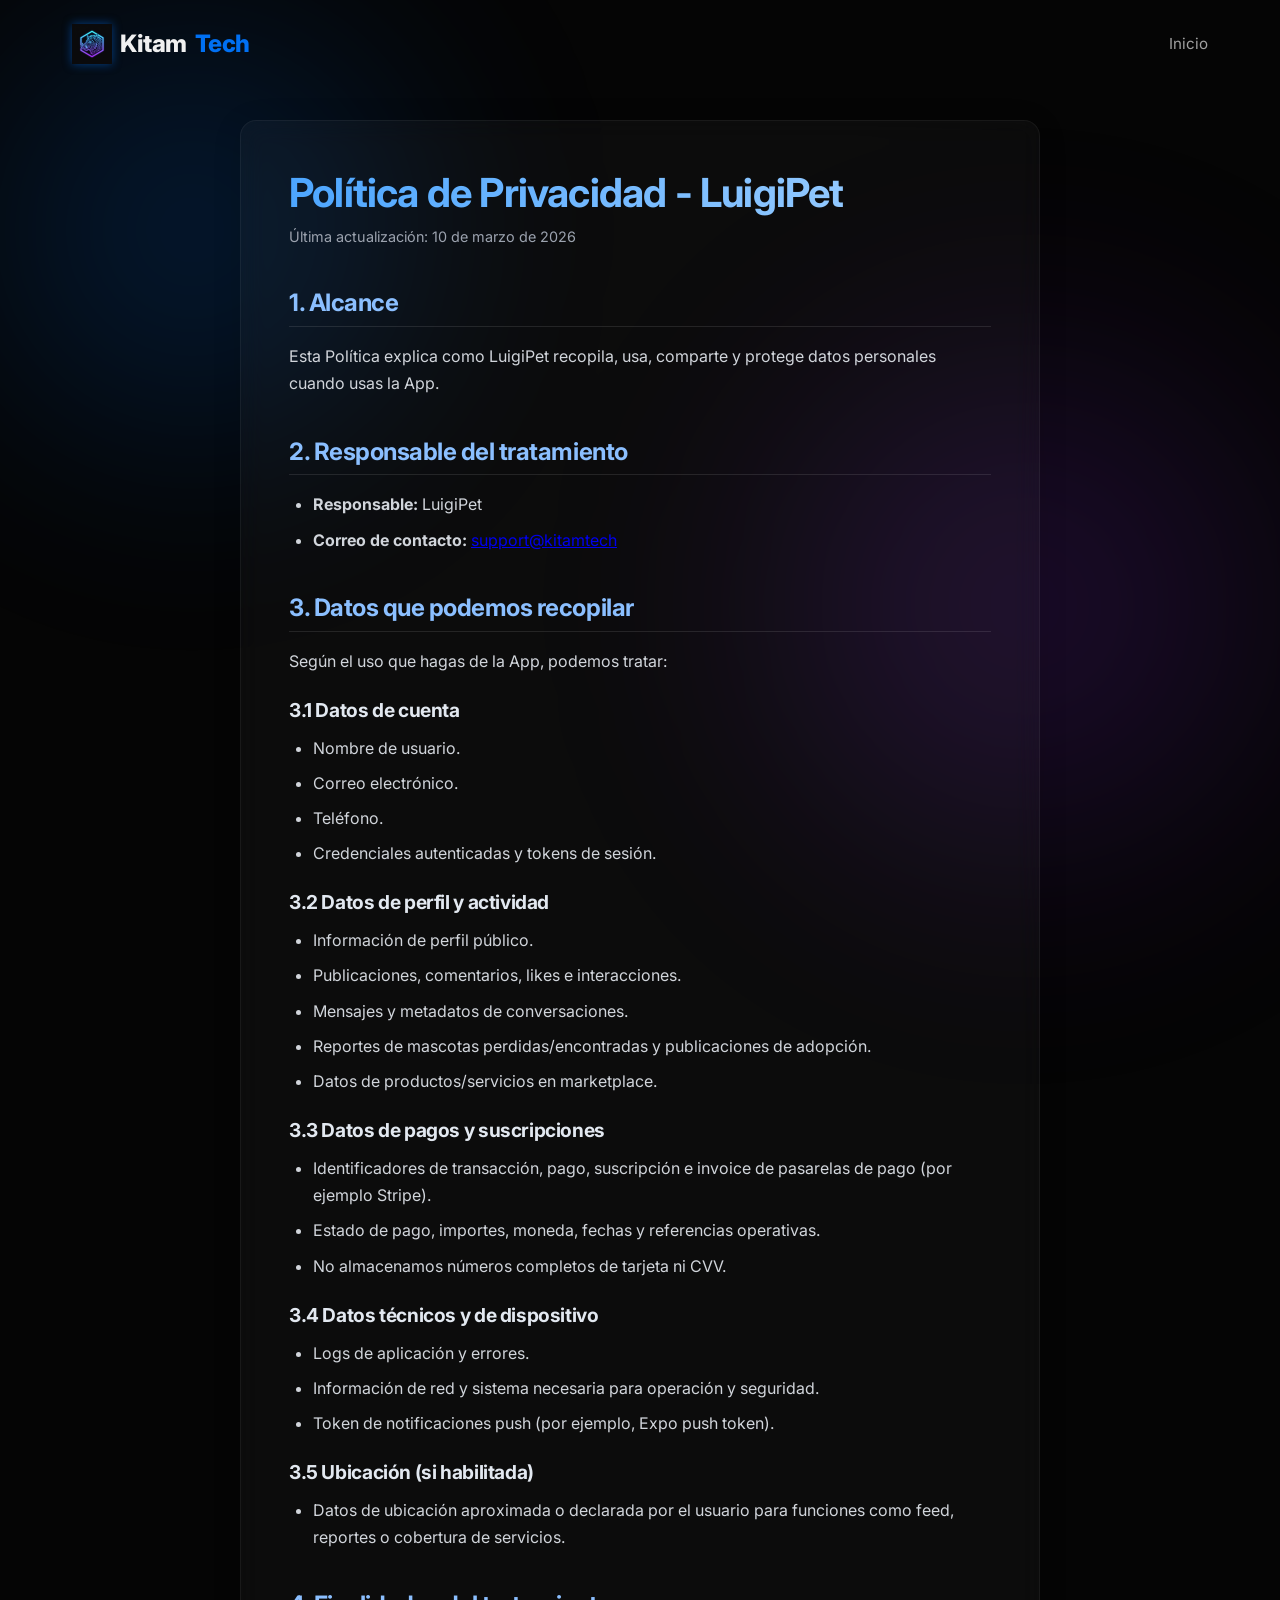
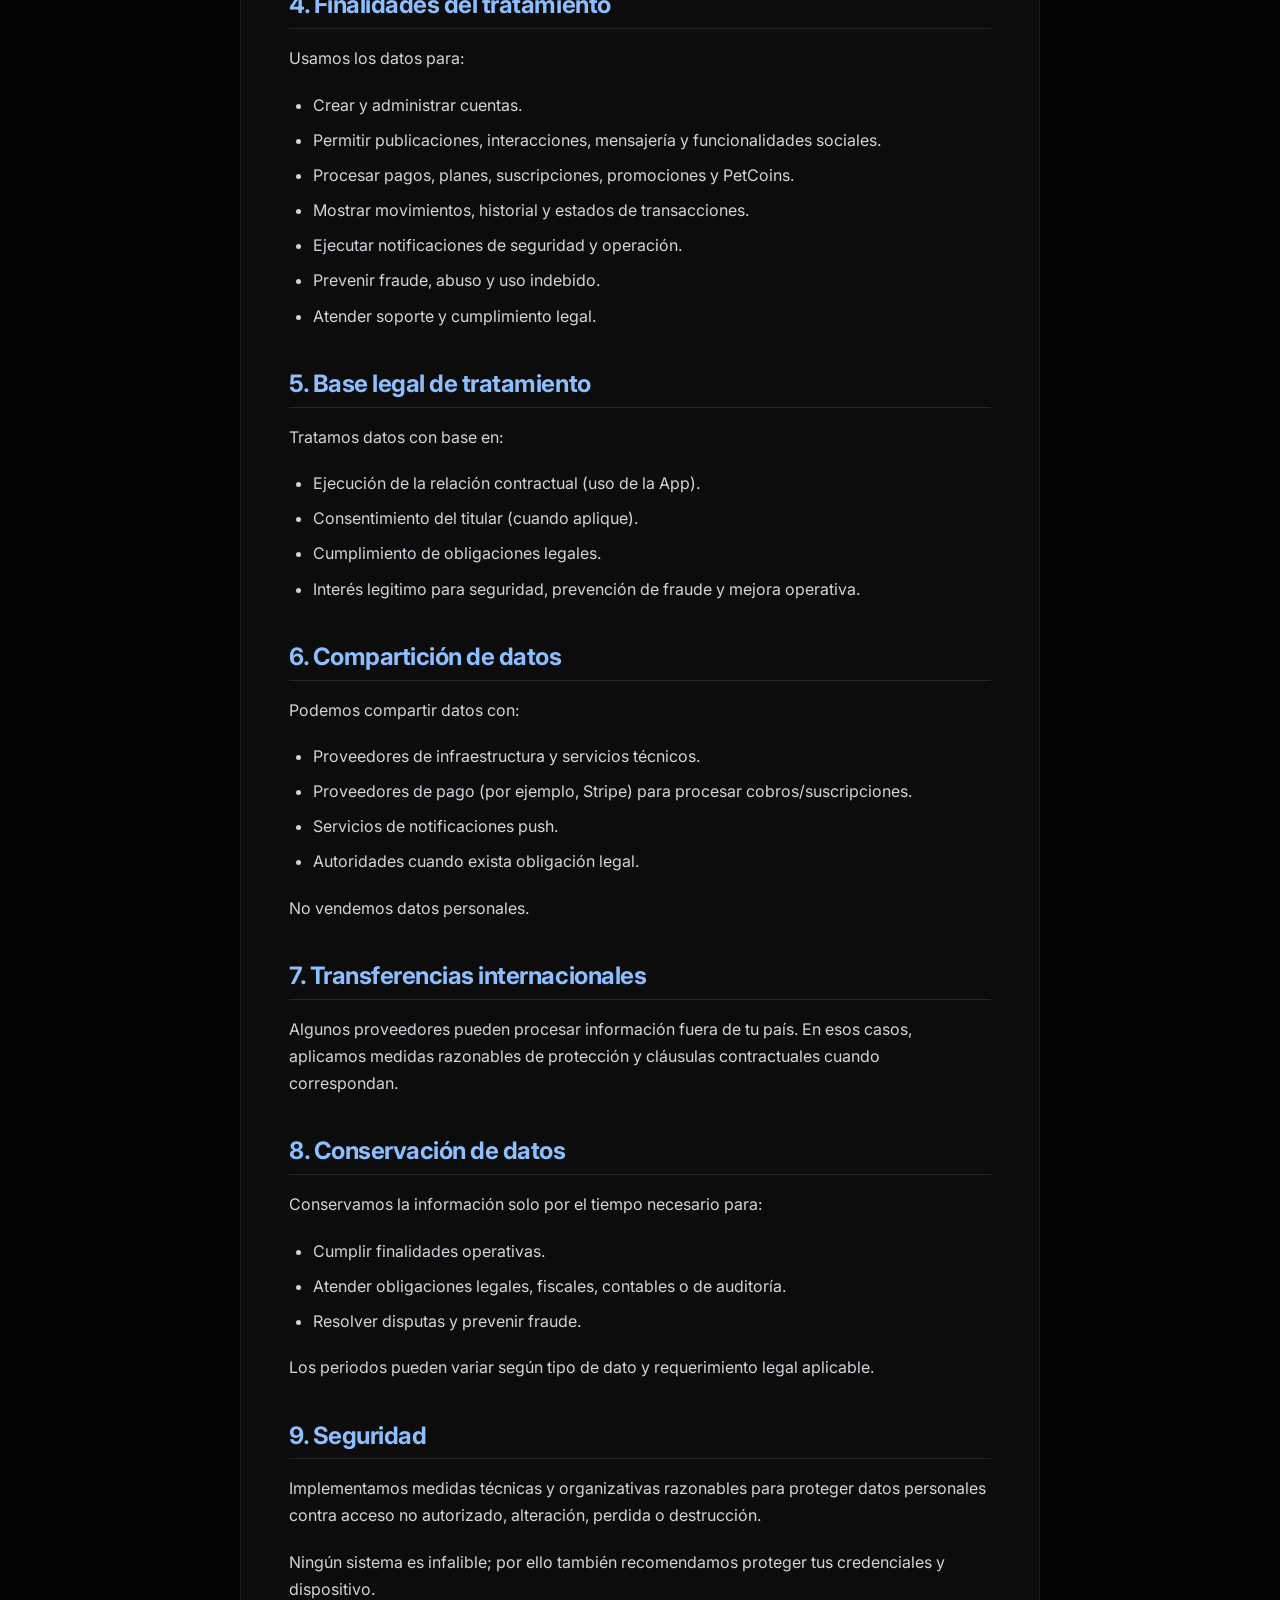
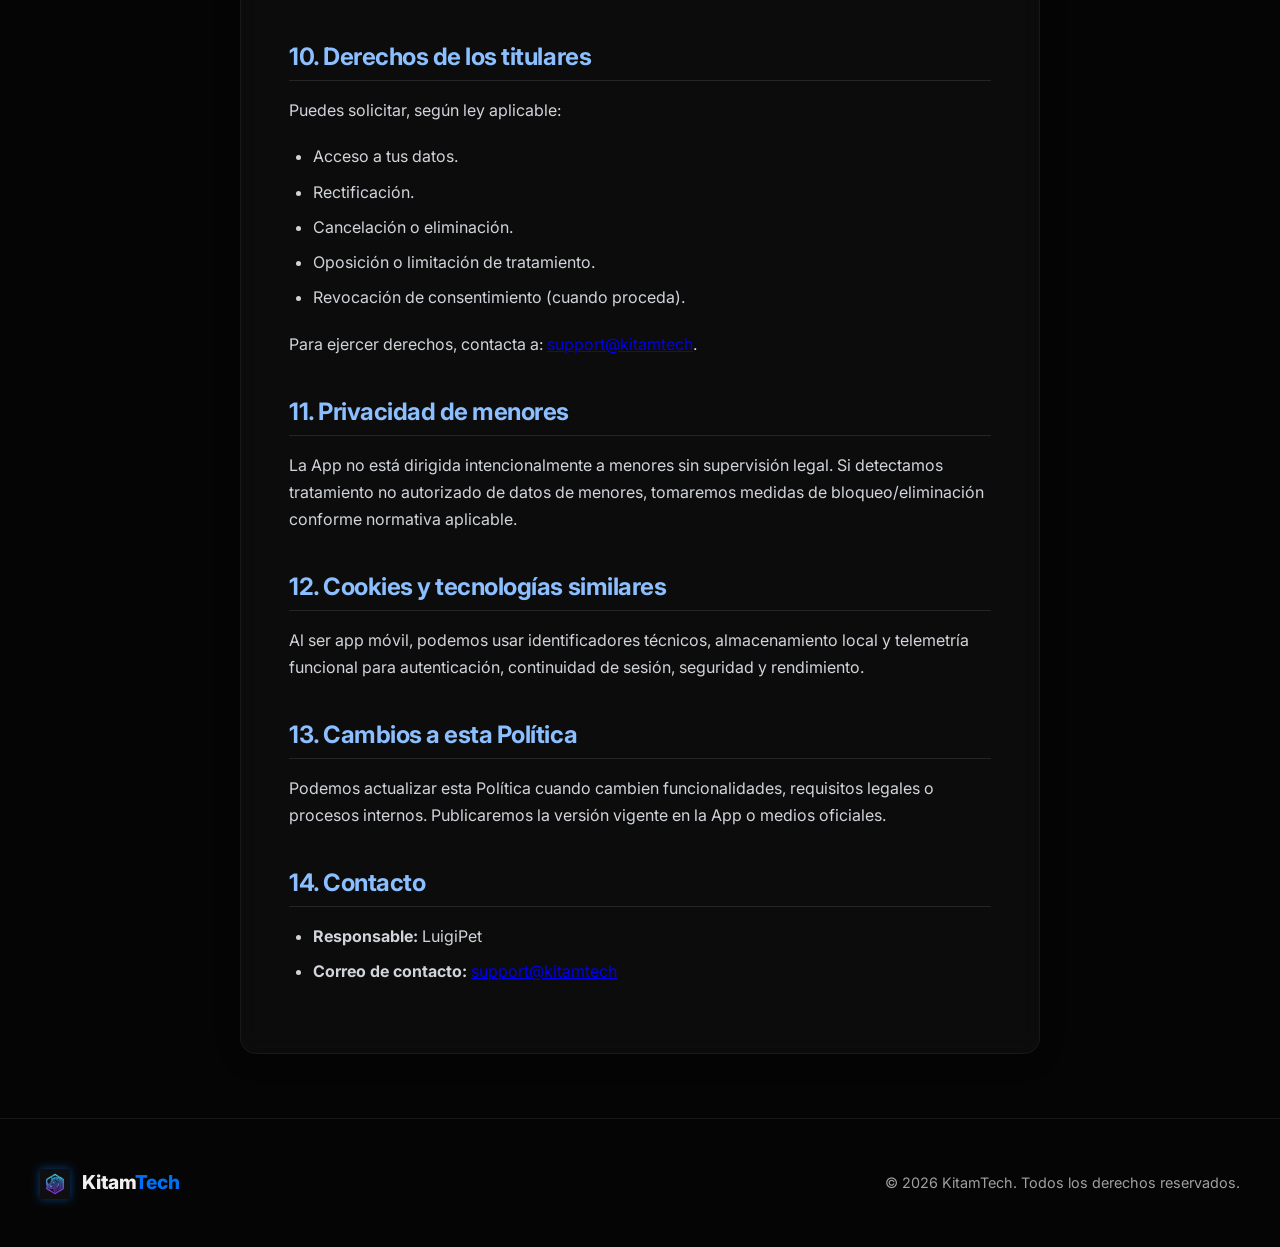
<file: pages/LuigiPetprivacy.html>
<!DOCTYPE html>
<html lang="es">
<head>
    <meta charset="UTF-8">
    <meta name="viewport" content="width=device-width, initial-scale=1.0">
    <title>Política de Privacidad | LuigiPet</title>
    <link rel="preconnect" href="https://fonts.googleapis.com">
    <link rel="preconnect" href="https://fonts.gstatic.com" crossorigin>
    <link href="https://fonts.googleapis.com/css2?family=Inter:wght@300;400;600;800&display=swap" rel="stylesheet">
    <link rel="stylesheet" href="../style.css">
    <style>
        .privacy-container {
            max-width: 800px;
            margin: 120px auto 40px auto;
            padding: 3rem;
            color: #f0f0f0;
            background: rgba(255, 255, 255, 0.03);
            border-radius: 16px;
            backdrop-filter: blur(12px);
            -webkit-backdrop-filter: blur(12px);
            border: 1px solid rgba(255, 255, 255, 0.05);
            font-family: 'Inter', sans-serif;
            line-height: 1.7;
            box-shadow: 0 4px 30px rgba(0, 0, 0, 0.1);
        }
        .privacy-container h1 {
            color: #fff;
            margin-bottom: 0.5rem;
            font-size: 2.5rem;
            background: linear-gradient(90deg, #4da6ff, #a3d1ff);
            -webkit-background-clip: text;
            background-clip: text;
            -webkit-text-fill-color: transparent;
        }
        .privacy-container h2 {
            margin-top: 2.5rem;
            margin-bottom: 1rem;
            color: #8bbfff;
            font-size: 1.5rem;
            border-bottom: 1px solid rgba(255,255,255,0.1);
            padding-bottom: 0.5rem;
        }
        .privacy-container h3 {
            margin-top: 1.5rem;
            margin-bottom: 0.8rem;
            color: #e2e8f0;
            font-size: 1.2rem;
        }
        .privacy-container p, .privacy-container ul {
            margin-bottom: 1.2rem;
            color: #d1d5db;
        }
        .privacy-container ul {
            padding-left: 1.5rem;
        }
        .privacy-container li {
            margin-bottom: 0.5rem;
        }
        .last-updated {
            font-size: 0.9rem;
            color: #9ca3af;
            margin-bottom: 2rem !important;
            display: block;
        }
    </style>
</head>
<body>
    <!-- Fondos dinámicos -->
    <div class="blob blob-1"></div>
    <div class="blob blob-2"></div>
    
    <!-- Navegación -->
    <nav class="navbar">
        <div class="nav-container">
            <a href="../index.html" class="logo">
                <img src="../assets/logo.png" alt="KitamTech Logo" class="brand-logo" onerror="this.style.display='none'">
                Kitam<span class="highlight">Tech</span>
            </a>
            <ul class="nav-links">
                <li><a href="../index.html">Inicio</a></li>
            </ul>
        </div>
    </nav>

    <main>
        <section class="privacy-container">
            <h1>Política de Privacidad - LuigiPet</h1>
            <span class="last-updated">Última actualización: 10 de marzo de 2026</span>

            <h2>1. Alcance</h2>
            <p>Esta Política explica como LuigiPet recopila, usa, comparte y protege datos personales cuando usas la App.</p>

            <h2>2. Responsable del tratamiento</h2>
            <ul>
                <li><strong>Responsable:</strong> LuigiPet</li>
                <li><strong>Correo de contacto:</strong> <a href="mailto:support@kitamtech">support@kitamtech</a></li>
            </ul>

            <h2>3. Datos que podemos recopilar</h2>
            <p>Según el uso que hagas de la App, podemos tratar:</p>

            <h3>3.1 Datos de cuenta</h3>
            <ul>
                <li>Nombre de usuario.</li>
                <li>Correo electrónico.</li>
                <li>Teléfono.</li>
                <li>Credenciales autenticadas y tokens de sesión.</li>
            </ul>

            <h3>3.2 Datos de perfil y actividad</h3>
            <ul>
                <li>Información de perfil público.</li>
                <li>Publicaciones, comentarios, likes e interacciones.</li>
                <li>Mensajes y metadatos de conversaciones.</li>
                <li>Reportes de mascotas perdidas/encontradas y publicaciones de adopción.</li>
                <li>Datos de productos/servicios en marketplace.</li>
            </ul>

            <h3>3.3 Datos de pagos y suscripciones</h3>
            <ul>
                <li>Identificadores de transacción, pago, suscripción e invoice de pasarelas de pago (por ejemplo Stripe).</li>
                <li>Estado de pago, importes, moneda, fechas y referencias operativas.</li>
                <li>No almacenamos números completos de tarjeta ni CVV.</li>
            </ul>

            <h3>3.4 Datos técnicos y de dispositivo</h3>
            <ul>
                <li>Logs de aplicación y errores.</li>
                <li>Información de red y sistema necesaria para operación y seguridad.</li>
                <li>Token de notificaciones push (por ejemplo, Expo push token).</li>
            </ul>

            <h3>3.5 Ubicación (si habilitada)</h3>
            <ul>
                <li>Datos de ubicación aproximada o declarada por el usuario para funciones como feed, reportes o cobertura de servicios.</li>
            </ul>

            <h2>4. Finalidades del tratamiento</h2>
            <p>Usamos los datos para:</p>
            <ul>
                <li>Crear y administrar cuentas.</li>
                <li>Permitir publicaciones, interacciones, mensajería y funcionalidades sociales.</li>
                <li>Procesar pagos, planes, suscripciones, promociones y PetCoins.</li>
                <li>Mostrar movimientos, historial y estados de transacciones.</li>
                <li>Ejecutar notificaciones de seguridad y operación.</li>
                <li>Prevenir fraude, abuso y uso indebido.</li>
                <li>Atender soporte y cumplimiento legal.</li>
            </ul>

            <h2>5. Base legal de tratamiento</h2>
            <p>Tratamos datos con base en:</p>
            <ul>
                <li>Ejecución de la relación contractual (uso de la App).</li>
                <li>Consentimiento del titular (cuando aplique).</li>
                <li>Cumplimiento de obligaciones legales.</li>
                <li>Interés legitimo para seguridad, prevención de fraude y mejora operativa.</li>
            </ul>

            <h2>6. Compartición de datos</h2>
            <p>Podemos compartir datos con:</p>
            <ul>
                <li>Proveedores de infraestructura y servicios técnicos.</li>
                <li>Proveedores de pago (por ejemplo, Stripe) para procesar cobros/suscripciones.</li>
                <li>Servicios de notificaciones push.</li>
                <li>Autoridades cuando exista obligación legal.</li>
            </ul>
            <p>No vendemos datos personales.</p>

            <h2>7. Transferencias internacionales</h2>
            <p>Algunos proveedores pueden procesar información fuera de tu país. En esos casos, aplicamos medidas razonables de protección y cláusulas contractuales cuando correspondan.</p>

            <h2>8. Conservación de datos</h2>
            <p>Conservamos la información solo por el tiempo necesario para:</p>
            <ul>
                <li>Cumplir finalidades operativas.</li>
                <li>Atender obligaciones legales, fiscales, contables o de auditoría.</li>
                <li>Resolver disputas y prevenir fraude.</li>
            </ul>
            <p>Los periodos pueden variar según tipo de dato y requerimiento legal aplicable.</p>

            <h2>9. Seguridad</h2>
            <p>Implementamos medidas técnicas y organizativas razonables para proteger datos personales contra acceso no autorizado, alteración, perdida o destrucción.</p>
            <p>Ningún sistema es infalible; por ello también recomendamos proteger tus credenciales y dispositivo.</p>

            <h2>10. Derechos de los titulares</h2>
            <p>Puedes solicitar, según ley aplicable:</p>
            <ul>
                <li>Acceso a tus datos.</li>
                <li>Rectificación.</li>
                <li>Cancelación o eliminación.</li>
                <li>Oposición o limitación de tratamiento.</li>
                <li>Revocación de consentimiento (cuando proceda).</li>
            </ul>
            <p>Para ejercer derechos, contacta a: <a href="mailto:support@kitamtech">support@kitamtech</a>.</p>

            <h2>11. Privacidad de menores</h2>
            <p>La App no está dirigida intencionalmente a menores sin supervisión legal. Si detectamos tratamiento no autorizado de datos de menores, tomaremos medidas de bloqueo/eliminación conforme normativa aplicable.</p>

            <h2>12. Cookies y tecnologías similares</h2>
            <p>Al ser app móvil, podemos usar identificadores técnicos, almacenamiento local y telemetría funcional para autenticación, continuidad de sesión, seguridad y rendimiento.</p>

            <h2>13. Cambios a esta Política</h2>
            <p>Podemos actualizar esta Política cuando cambien funcionalidades, requisitos legales o procesos internos. Publicaremos la versión vigente en la App o medios oficiales.</p>

            <h2>14. Contacto</h2>
            <ul>
                <li><strong>Responsable:</strong> LuigiPet</li>
                <li><strong>Correo de contacto:</strong> <a href="mailto:support@kitamtech">support@kitamtech</a></li>
            </ul>
        </section>
    </main>

    <!-- Pie de página -->
    <footer>
        <div class="footer-content">
            <div class="footer-logo">
                <img src="../assets/logo.png" alt="KitamTech Logo" class="brand-logo" style="width: 30px; margin-right: 0.5rem; vertical-align: middle;" onerror="this.style.display='none'">
                Kitam<span>Tech</span>
            </div>
            <p>&copy; 2026 KitamTech. Todos los derechos reservados.</p>
        </div>
    </footer>
</body>
</html>
</file>
<file: style.css>
:root {
    --bg-color: #050505;
    --text-color: #f0f0f0;
    --text-muted: #a0a0a0;
    --primary: #0070f3;
    --primary-glow: rgba(0, 112, 243, 0.4);
    --secondary: #7928ca;
    --secondary-glow: rgba(121, 40, 202, 0.4);
    --glass-bg: rgba(255, 255, 255, 0.03);
    --glass-border: rgba(255, 255, 255, 0.08);
}

* {
    margin: 0;
    padding: 0;
    box-sizing: border-box;
    font-family: 'Inter', sans-serif;
}

body {
    background-color: var(--bg-color);
    color: var(--text-color);
    overflow-x: hidden;
    line-height: 1.6;
}

/* Background Blobs */
.blob {
    position: fixed;
    border-radius: 50%;
    filter: blur(100px);
    z-index: -1;
    opacity: 0.6;
    animation: drift 20s infinite alternate ease-in-out;
}

.blob-1 {
    top: -10%;
    left: -10%;
    width: 50vw;
    height: 50vw;
    background: radial-gradient(circle, var(--primary-glow) 0%, transparent 70%);
}

.blob-2 {
    bottom: -10%;
    right: -10%;
    width: 60vw;
    height: 60vw;
    background: radial-gradient(circle, var(--secondary-glow) 0%, transparent 70%);
    animation-delay: -10s;
}

@keyframes drift {
    0% { transform: translate(0, 0) scale(1); }
    100% { transform: translate(5%, 5%) scale(1.1); }
}

/* Navigation */
.navbar {
    position: fixed;
    top: 0;
    width: 100%;
    padding: 1.5rem 0;
    z-index: 1000;
    transition: backdrop-filter 0.3s, background 0.3s;
}

.navbar.scrolled {
    backdrop-filter: blur(12px);
    background: rgba(5, 5, 5, 0.7);
    border-bottom: 1px solid var(--glass-border);
}

.nav-container {
    max-width: 1200px;
    margin: 0 auto;
    padding: 0 2rem;
    display: flex;
    justify-content: space-between;
    align-items: center;
}

.logo {
    font-size: 1.5rem;
    font-weight: 800;
    text-decoration: none;
    color: var(--text-color);
    letter-spacing: -0.5px;
    display: flex;
    align-items: center;
    gap: 0.5rem;
}

.brand-logo {
    width: 40px;
    height: auto;
    mix-blend-mode: screen; /* Removes the black background, keeping the neon colors */
    filter: drop-shadow(0 0 5px rgba(0, 112, 243, 0.5));
}

.logo .highlight {
    color: var(--primary);
}

.nav-links {
    list-style: none;
    display: flex;
    gap: 2rem;
}

.nav-links a {
    text-decoration: none;
    color: var(--text-muted);
    font-weight: 400;
    font-size: 0.95rem;
    transition: color 0.2s;
}

.nav-links a:hover {
    color: var(--text-color);
}

/* Typography & Utilities */
h1, h2, h3 {
    line-height: 1.2;
    letter-spacing: -0.02em;
}

.text-gradient {
    background: linear-gradient(135deg, #0070f3, #7928ca);
    -webkit-background-clip: text;
    -webkit-text-fill-color: transparent;
    background-clip: text;
}

.btn {
    display: inline-block;
    padding: 0.8rem 1.8rem;
    border-radius: 8px;
    font-weight: 600;
    text-decoration: none;
    transition: all 0.3s ease;
    border: 1px solid transparent;
}

.btn-primary {
    background: var(--text-color);
    color: var(--bg-color);
}

.btn-primary:hover {
    background: #e0e0e0;
    transform: translateY(-2px);
    box-shadow: 0 4px 14px rgba(255, 255, 255, 0.2);
}

.btn-secondary {
    background: transparent;
    color: var(--text-color);
    border-color: var(--glass-border);
}

.btn-secondary:hover {
    background: var(--glass-bg);
    border-color: var(--text-muted);
}

/* Sections */
.section {
    padding: 8rem 2rem 4rem;
    max-width: 1200px;
    margin: 0 auto;
}

.section-header {
    text-align: center;
    margin-bottom: 4rem;
}

.section-header h2 {
    font-size: 2.5rem;
    margin-bottom: 1rem;
}

.section-header p {
    color: var(--text-muted);
    font-size: 1.1rem;
}

/* Hero Section */
.hero {
    min-height: 100vh;
    display: flex;
    align-items: center;
    max-width: 1200px;
    margin: 0 auto;
    padding: 0 2rem;
    padding-top: 6rem;
    gap: 4rem;
}

.hero-content {
    flex: 1;
}

.badge {
    display: inline-block;
    padding: 0.4rem 1rem;
    background: var(--glass-bg);
    border: 1px solid var(--glass-border);
    border-radius: 20px;
    font-size: 0.85rem;
    color: var(--text-muted);
    margin-bottom: 1.5rem;
}

.hero h1 {
    font-size: 4.5rem;
    font-weight: 800;
    margin-bottom: 1.5rem;
}

.hero p {
    font-size: 1.25rem;
    color: var(--text-muted);
    margin-bottom: 2.5rem;
    max-width: 90%;
}

.cta-group {
    display: flex;
    gap: 1rem;
}

.hero-visual {
    flex: 1;
    display: flex;
    justify-content: center;
    align-items: center;
}

.glass-card {
    width: 100%;
    max-width: 400px;
    height: 300px;
    background: var(--glass-bg);
    backdrop-filter: blur(16px);
    border: 1px solid var(--glass-border);
    border-radius: 24px;
    padding: 2rem;
    display: flex;
    flex-direction: column;
    gap: 1rem;
    box-shadow: 0 20px 40px rgba(0,0,0,0.4);
    transform: perspective(1000px) rotateY(-10deg) rotateX(5deg);
    transition: transform 0.5s ease;
}

.glass-card:hover {
    transform: perspective(1000px) rotateY(-5deg) rotateX(2deg);
}

.code-line {
    height: 12px;
    background: var(--glass-border);
    border-radius: 6px;
    width: 100%;
}
.code-line.short { width: 40%; }
.code-line.medium { width: 70%; }

/* Grids */
.about-grid, .services-grid {
    display: grid;
    gap: 2rem;
}

.about-grid {
    grid-template-columns: repeat(auto-fit, minmax(300px, 1fr));
}

.services-grid {
    grid-template-columns: repeat(auto-fit, minmax(280px, 1fr));
}

.about-card, .service-card {
    background: var(--glass-bg);
    border: 1px solid var(--glass-border);
    border-radius: 16px;
    padding: 2.5rem;
    transition: transform 0.3s, background 0.3s;
}

.about-card:hover, .service-card:hover {
    transform: translateY(-5px);
    background: rgba(255, 255, 255, 0.05);
}

.service-card .icon {
    font-size: 2.5rem;
    margin-bottom: 1.5rem;
}

.about-card h3, .service-card h3 {
    font-size: 1.4rem;
    margin-bottom: 1rem;
}

.about-card p, .service-card p {
    color: var(--text-muted);
}

/* Contact */
.contact-box {
    text-align: center;
    padding: 4rem 2rem;
    border-radius: 24px;
    background: var(--glass-bg);
    border: 1px solid var(--glass-border);
    position: relative;
    overflow: hidden;
}

.contact-box::before {
    content: '';
    position: absolute;
    top: -50%;
    left: -50%;
    width: 200%;
    height: 200%;
    background: radial-gradient(circle, rgba(0, 112, 243, 0.1) 0%, transparent 60%);
    pointer-events: none;
}

.contact-box h2 {
    font-size: 2.5rem;
    margin-bottom: 1rem;
}

.contact-box p {
    color: var(--text-muted);
    margin-bottom: 2rem;
}

/* Footer */
footer {
    border-top: 1px solid var(--glass-border);
    padding: 3rem 2rem;
    margin-top: 4rem;
}

.footer-content {
    max-width: 1200px;
    margin: 0 auto;
    display: flex;
    justify-content: space-between;
    align-items: center;
    flex-wrap: wrap;
    gap: 1rem;
}

.footer-logo {
    font-weight: 800;
    font-size: 1.2rem;
}
.footer-logo span { color: var(--primary); }

footer p { color: var(--text-muted); font-size: 0.9rem; }

.social-links { display: flex; gap: 1rem; }
.social-links a { color: var(--text-muted); text-decoration: none; font-size: 0.9rem; }
.social-links a:hover { color: var(--text-color); }

/* Fade Animations */
.fade-in-up {
    opacity: 0;
    transform: translateY(30px);
    transition: opacity 0.8s ease-out, transform 0.8s ease-out;
}

.fade-in-up.visible {
    opacity: 1;
    transform: translateY(0);
}

/* Responsive Styles */
@media (max-width: 768px) {
    .hero {
        flex-direction: column;
        padding-top: 8rem;
        text-align: center;
    }
    
    .hero h1 { font-size: 3rem; }
    .hero p { max-width: 100%; margin: 0 auto 2rem; }
    .cta-group { justify-content: center; }
    
    .nav-links { display: none; }
    .section { padding-top: 6rem; }
}
</file>
